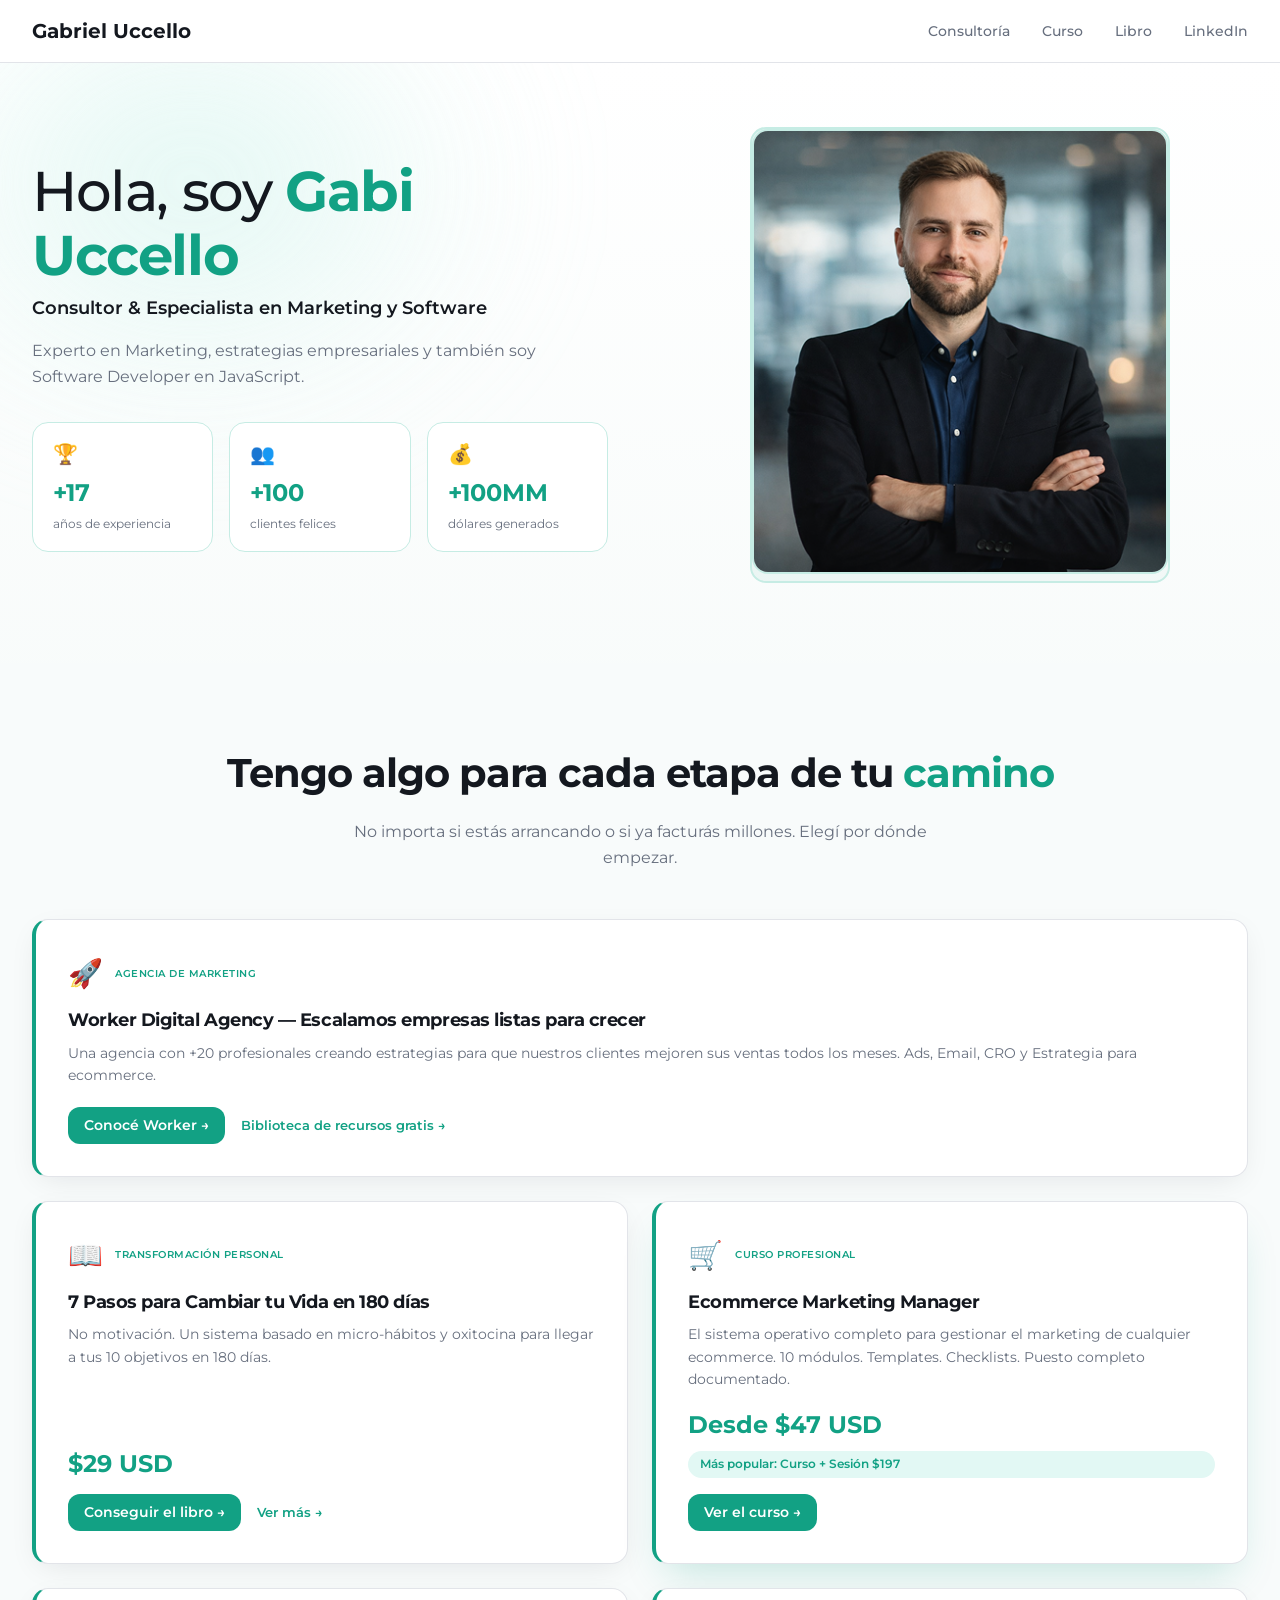
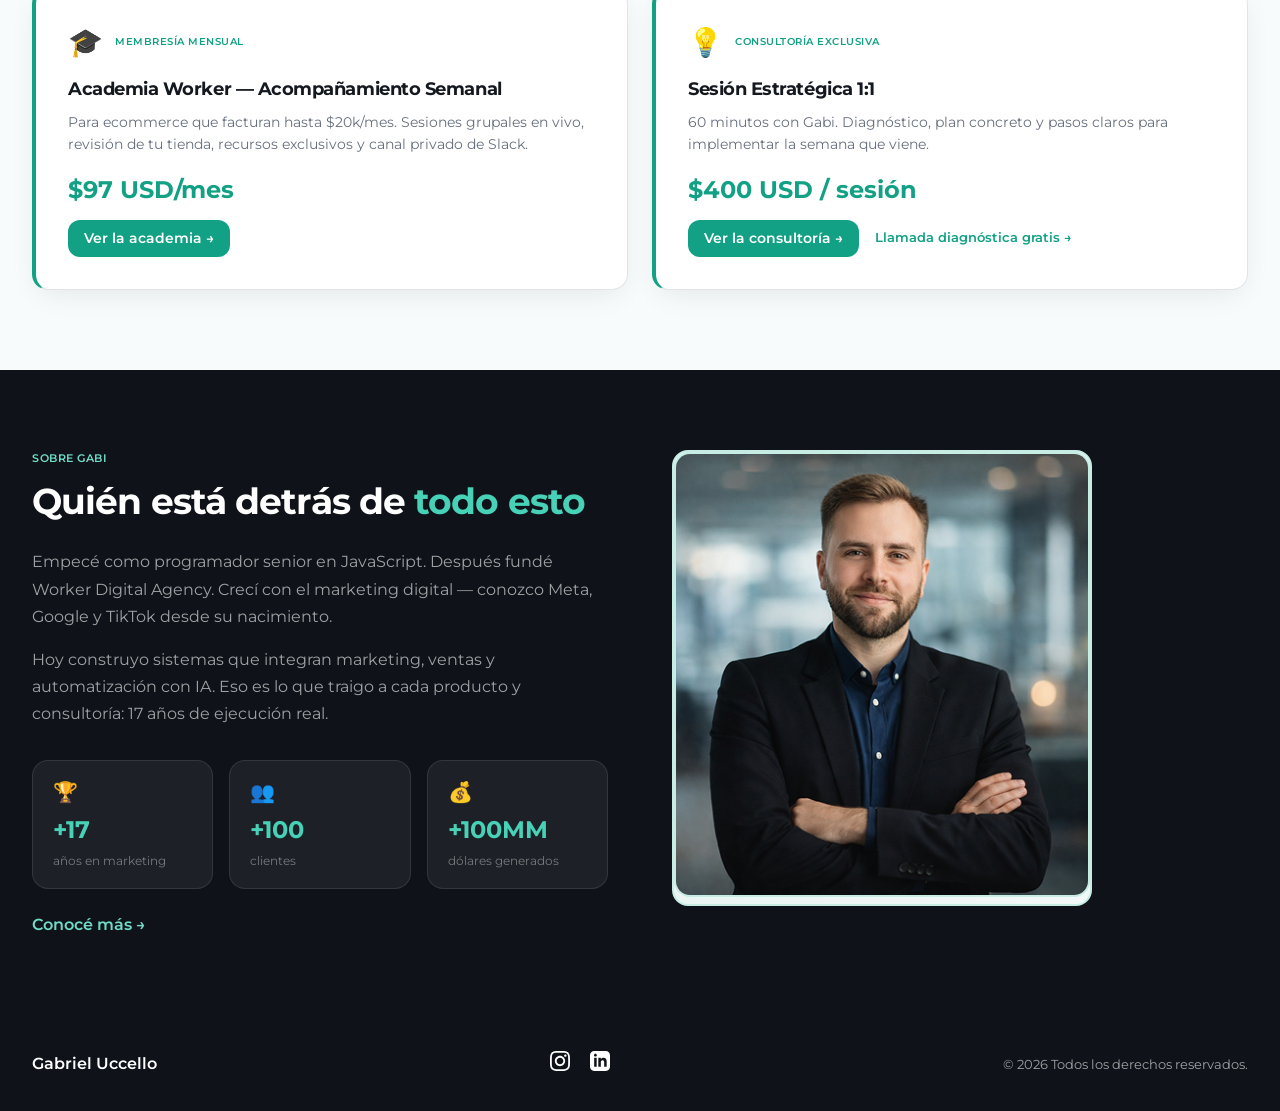
<file: index.html>
<!doctype html>
<html lang="es">
  <head>
    <meta charset="UTF-8" />
    <meta name="viewport" content="width=device-width, initial-scale=1.0" />
    <title>Gabriel Uccello</title>
    <meta
      name="description"
      content="Gabriel Uccello - Marketing y Software todo en uno"
    />
    <link rel="stylesheet" href="styles.css" />
    <link rel="preconnect" href="https://fonts.googleapis.com" />
    <link rel="preconnect" href="https://fonts.gstatic.com" crossorigin />
    <link
      href="https://fonts.googleapis.com/css2?family=Montserrat:wght@400;500;600;700&display=swap"
      rel="stylesheet"
    />
  </head>
  <body>
    <!-- Header / Nav -->
    <header class="header">
      <div class="container header-content">
        <a href="index.html" class="logo">Gabriel Uccello</a>
        <nav class="nav-links">
          <a href="consultoria.html">Consultoría</a>
          <a href="curso.html">Curso</a>
          <a href="libro.html">Libro</a>
          <a href="https://www.linkedin.com/in/gabrieluccello/" target="_blank" rel="noopener">LinkedIn</a>
        </nav>
      </div>
    </header>

    <!-- Hero Section -->
    <section class="hero">
      <div class="hero-blur-shape"></div>
      <div class="container hero-grid">
        <div class="hero-text">
          <h1>
            <span class="hero-h1-semi">Hola, soy </span
            ><span class="hero-h1-bold">Gabi Uccello</span>
          </h1>
          <p class="hero-subtitle">
            Consultor & Especialista en Marketing y Software
          </p>
          <p class="hero-desc">
            Experto en Marketing, estrategias empresariales y también soy
            Software Developer en JavaScript.
          </p>
          <div class="stats-row">
            <div class="stat-card">
              <span class="stat-icon">🏆</span>
              <span class="stat-number">+17</span>
              <span class="stat-label">años de experiencia</span>
            </div>
            <div class="stat-card">
              <span class="stat-icon">👥</span>
              <span class="stat-number">+100</span>
              <span class="stat-label">clientes felices</span>
            </div>
            <div class="stat-card">
              <span class="stat-icon">💰</span>
              <span class="stat-number">+100MM</span>
              <span class="stat-label">dólares generados</span>
            </div>
          </div>
        </div>
        <div class="hero-image-wrap">
          <div class="hero-image-placeholder">
            <img src="assets/gabi perfil.png" alt="Gabriel Uccello" />
          </div>
        </div>
      </div>
    </section>

    <!-- Elegí por dónde empezar -->
    <section class="services section-light">
      <div class="container">
        <h2>Tengo algo para cada etapa de tu <span class="text-primary">camino</span></h2>
        <p class="section-intro">
          No importa si estás arrancando o si ya facturás millones.
          Elegí por dónde empezar.
        </p>
        <div class="ecosystem-grid">
          <!-- Card 0 — Worker (full width) -->
          <article class="eco-card eco-card-full hover-lift">
            <div class="eco-card-header">
              <span class="eco-icon">🚀</span>
              <span class="eco-tag">AGENCIA DE MARKETING</span>
            </div>
            <h3>Worker Digital Agency — Escalamos empresas listas para crecer</h3>
            <p>
              Una agencia con +20 profesionales creando estrategias para que
              nuestros clientes mejoren sus ventas todos los meses. Ads, Email,
              CRO y Estrategia para ecommerce.
            </p>
            <div class="eco-actions">
              <a
                href="https://worker.ar"
                class="btn btn-primary btn-sm"
                target="_blank"
                rel="noopener"
                >Conocé Worker →</a
              >
              <a
                href="https://workerar.notion.site/Recursos-que-te-hacen-crecer-22609f3901e080b9a2b4f63532cd1044?pvs=74"
                class="link-cta eco-free-link"
                target="_blank"
                rel="noopener"
                >Biblioteca de recursos gratis →</a
              >
            </div>
          </article>

          <!-- Card 1 — Libro -->
          <article class="eco-card hover-lift">
            <div class="eco-card-header">
              <span class="eco-icon">📖</span>
              <span class="eco-tag">TRANSFORMACIÓN PERSONAL</span>
            </div>
            <h3>7 Pasos para Cambiar tu Vida en 180 días</h3>
            <p>
              No motivación. Un sistema basado en micro-hábitos y oxitocina
              para llegar a tus 10 objetivos en 180 días.
            </p>
            <div class="eco-price">$29 USD</div>
            <div class="eco-actions">
              <a href="https://libro.gabiuccello.com/venta" class="btn btn-primary btn-sm" target="_blank" rel="noopener">Conseguir el libro →</a>
              <a href="libro.html" class="link-cta eco-free-link">Ver más →</a>
            </div>
          </article>

          <!-- Card 2 — Curso -->
          <article class="eco-card eco-card-popular hover-lift">
            <div class="eco-card-header">
              <span class="eco-icon">🛒</span>
              <span class="eco-tag">CURSO PROFESIONAL</span>
            </div>
            <h3>Ecommerce Marketing Manager</h3>
            <p>
              El sistema operativo completo para gestionar el marketing de
              cualquier ecommerce. 10 módulos. Templates. Checklists. Puesto
              completo documentado.
            </p>
            <div class="eco-price">Desde $47 USD</div>
            <span class="eco-badge-popular">Más popular: Curso + Sesión $197</span>
            <div class="eco-actions">
              <a href="curso.html" class="btn btn-primary btn-sm">Ver el curso →</a>
            </div>
          </article>

          <!-- Card 3 — Academia -->
          <article class="eco-card hover-lift">
            <div class="eco-card-header">
              <span class="eco-icon">🎓</span>
              <span class="eco-tag">MEMBRESÍA MENSUAL</span>
            </div>
            <h3>Academia Worker — Acompañamiento Semanal</h3>
            <p>
              Para ecommerce que facturan hasta $20k/mes. Sesiones grupales en
              vivo, revisión de tu tienda, recursos exclusivos y canal privado
              de Slack.
            </p>
            <div class="eco-price">$97 USD/mes</div>
            <div class="eco-actions">
              <a
                href="https://academy.worker.ar"
                class="btn btn-primary btn-sm"
                target="_blank"
                rel="noopener"
                >Ver la academia →</a
              >
            </div>
          </article>

          <!-- Card 4 — Consultoría -->
          <article class="eco-card hover-lift">
            <div class="eco-card-header">
              <span class="eco-icon">💡</span>
              <span class="eco-tag">CONSULTORÍA EXCLUSIVA</span>
            </div>
            <h3>Sesión Estratégica 1:1</h3>
            <p>
              60 minutos con Gabi. Diagnóstico, plan concreto y pasos claros
              para implementar la semana que viene.
            </p>
            <div class="eco-price">$400 USD / sesión</div>
            <div class="eco-actions">
              <a href="consultoria.html" class="btn btn-primary btn-sm">Ver la consultoría →</a>
              <a
                href="https://calendar.app.google/Eo3YfiNsUt7Au1s8A"
                class="link-cta eco-free-link"
                target="_blank"
                rel="noopener"
                >Llamada diagnóstica gratis →</a
              >
            </div>
          </article>
        </div>
      </div>
    </section>


    <!-- Sobre Gabi -->
    <section class="about-consult">
      <div class="container">
        <div class="about-grid-consult">
          <div class="about-text-consult">
            <span class="service-tag" style="color: hsl(168, 60%, 65%)">SOBRE GABI</span>
            <h2>
              Quién está detrás de
              <span class="text-primary">todo esto</span>
            </h2>
            <p>
              Empecé como programador senior en JavaScript. Después fundé
              Worker Digital Agency. Crecí con el marketing digital — conozco
              Meta, Google y TikTok desde su nacimiento.
            </p>
            <p>
              Hoy construyo sistemas que integran marketing, ventas y
              automatización con IA. Eso es lo que traigo a cada producto y
              consultoría: 17 años de ejecución real.
            </p>
            <div class="stats-row" style="margin-top: 2rem">
              <div class="stat-card">
                <span class="stat-icon">🏆</span>
                <span class="stat-number">+17</span>
                <span class="stat-label">años en marketing</span>
              </div>
              <div class="stat-card">
                <span class="stat-icon">👥</span>
                <span class="stat-number">+100</span>
                <span class="stat-label">clientes</span>
              </div>
              <div class="stat-card">
                <span class="stat-icon">💰</span>
                <span class="stat-number">+100MM</span>
                <span class="stat-label">dólares generados</span>
              </div>
            </div>
            <a href="consultoria.html" class="link-cta" style="display: inline-block; margin-top: 1.5rem; color: hsl(168, 60%, 65%)">Conocé más →</a>
          </div>
          <div class="hero-image-wrap" style="justify-content: flex-start">
            <div class="hero-image-placeholder">
              <img src="assets/gabi perfil.png" alt="Gabriel Uccello" />
            </div>
          </div>
        </div>
      </div>
    </section>

    <!-- Footer -->
    <footer class="footer footer-dark">
      <div class="container footer-content">
        <span class="footer-name">Gabriel Uccello</span>
        <div class="footer-social">
          <a
            href="https://www.instagram.com/gabiuccello/"
            target="_blank"
            rel="noopener"
            aria-label="Instagram"
          >
            <svg width="20" height="20" viewBox="0 0 24 24" fill="currentColor">
              <path
                d="M12 2.163c3.204 0 3.584.012 4.85.07 3.252.148 4.771 1.691 4.919 4.919.058 1.265.069 1.645.069 4.849 0 3.205-.012 3.584-.069 4.849-.149 3.225-1.664 4.771-4.919 4.919-1.266.058-1.644.07-4.85.07-3.204 0-3.584-.012-4.849-.07-3.26-.149-4.771-1.699-4.919-4.92-.058-1.265-.07-1.644-.07-4.849 0-3.204.013-3.583.07-4.849.149-3.227 1.664-4.771 4.919-4.919 1.266-.057 1.645-.069 4.849-.069zm0-2.163c-3.259 0-3.667.014-4.947.072-4.358.2-6.78 2.618-6.98 6.98-.059 1.281-.073 1.689-.073 4.948 0 3.259.014 3.668.072 4.948.2 4.358 2.618 6.78 6.98 6.98 1.281.058 1.689.072 4.948.072 3.259 0 3.668-.014 4.948-.072 4.354-.2 6.782-2.618 6.979-6.98.059-1.28.073-1.689.073-4.948 0-3.259-.014-3.667-.072-4.947-.196-4.354-2.617-6.78-6.979-6.98-1.281-.059-1.69-.073-4.949-.073zm0 5.838c-3.403 0-6.162 2.759-6.162 6.162s2.759 6.163 6.162 6.163 6.162-2.759 6.162-6.163c0-3.403-2.759-6.162-6.162-6.162zm0 10.162c-2.209 0-4-1.79-4-4 0-2.209 1.791-4 4-4s4 1.791 4 4c0 2.21-1.791 4-4 4zm6.406-11.845c-.796 0-1.441.645-1.441 1.44s.645 1.44 1.441 1.44c.795 0 1.439-.645 1.439-1.44s-.644-1.44-1.439-1.44z"
              />
            </svg>
          </a>
          <a
            href="https://www.linkedin.com/in/gabrieluccello/"
            target="_blank"
            rel="noopener"
            aria-label="LinkedIn"
          >
            <svg width="20" height="20" viewBox="0 0 24 24" fill="currentColor">
              <path
                d="M19 0h-14c-2.761 0-5 2.239-5 5v14c0 2.761 2.239 5 5 5h14c2.762 0 5-2.239 5-5v-14c0-2.761-2.238-5-5-5zm-11 19h-3v-11h3v11zm-1.5-12.268c-.966 0-1.75-.79-1.75-1.764s.784-1.764 1.75-1.764 1.75.79 1.75 1.764-.783 1.764-1.75 1.764zm13.5 12.268h-3v-5.604c0-3.368-4-3.113-4 0v5.604h-3v-11h3v1.765c1.396-2.586 7-2.777 7 2.476v6.759z"
              />
            </svg>
          </a>
        </div>
        <p class="footer-copy">© 2026 Todos los derechos reservados.</p>
      </div>
    </footer>
  </body>
</html>
</file>
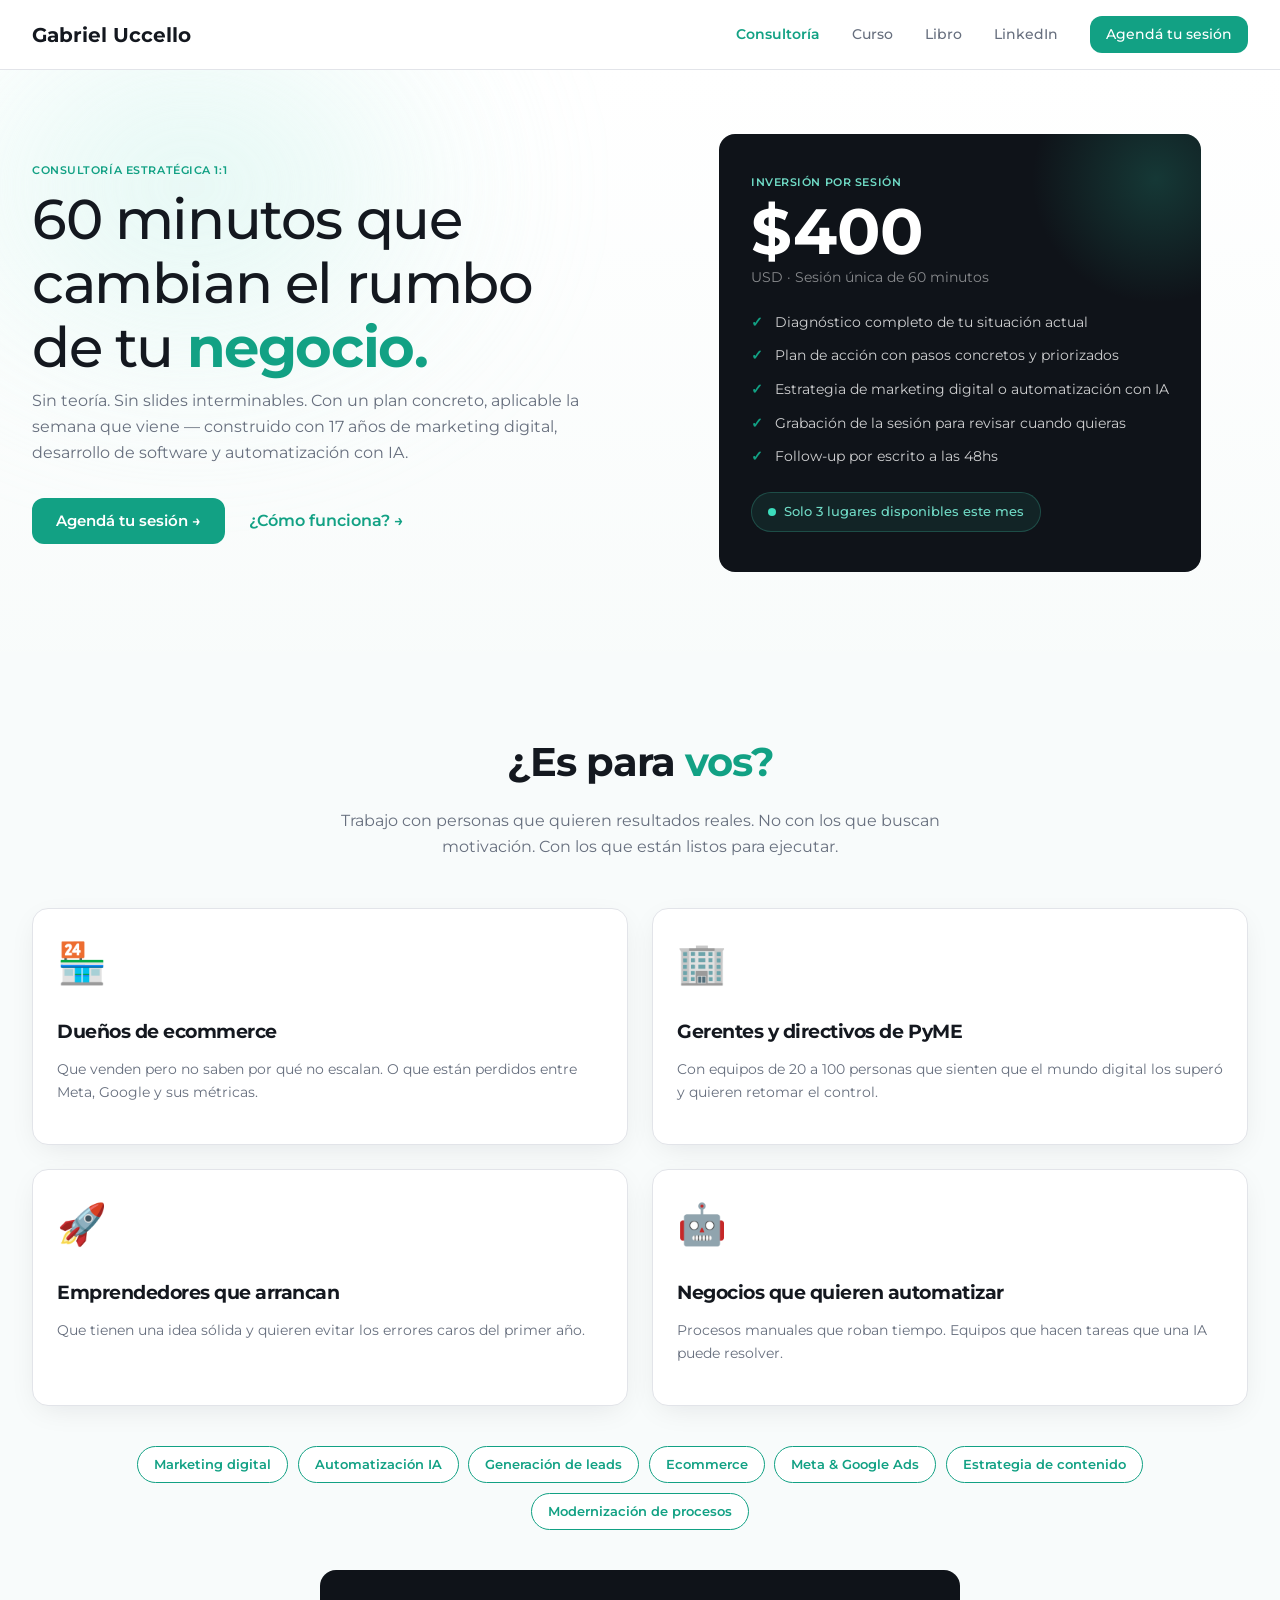
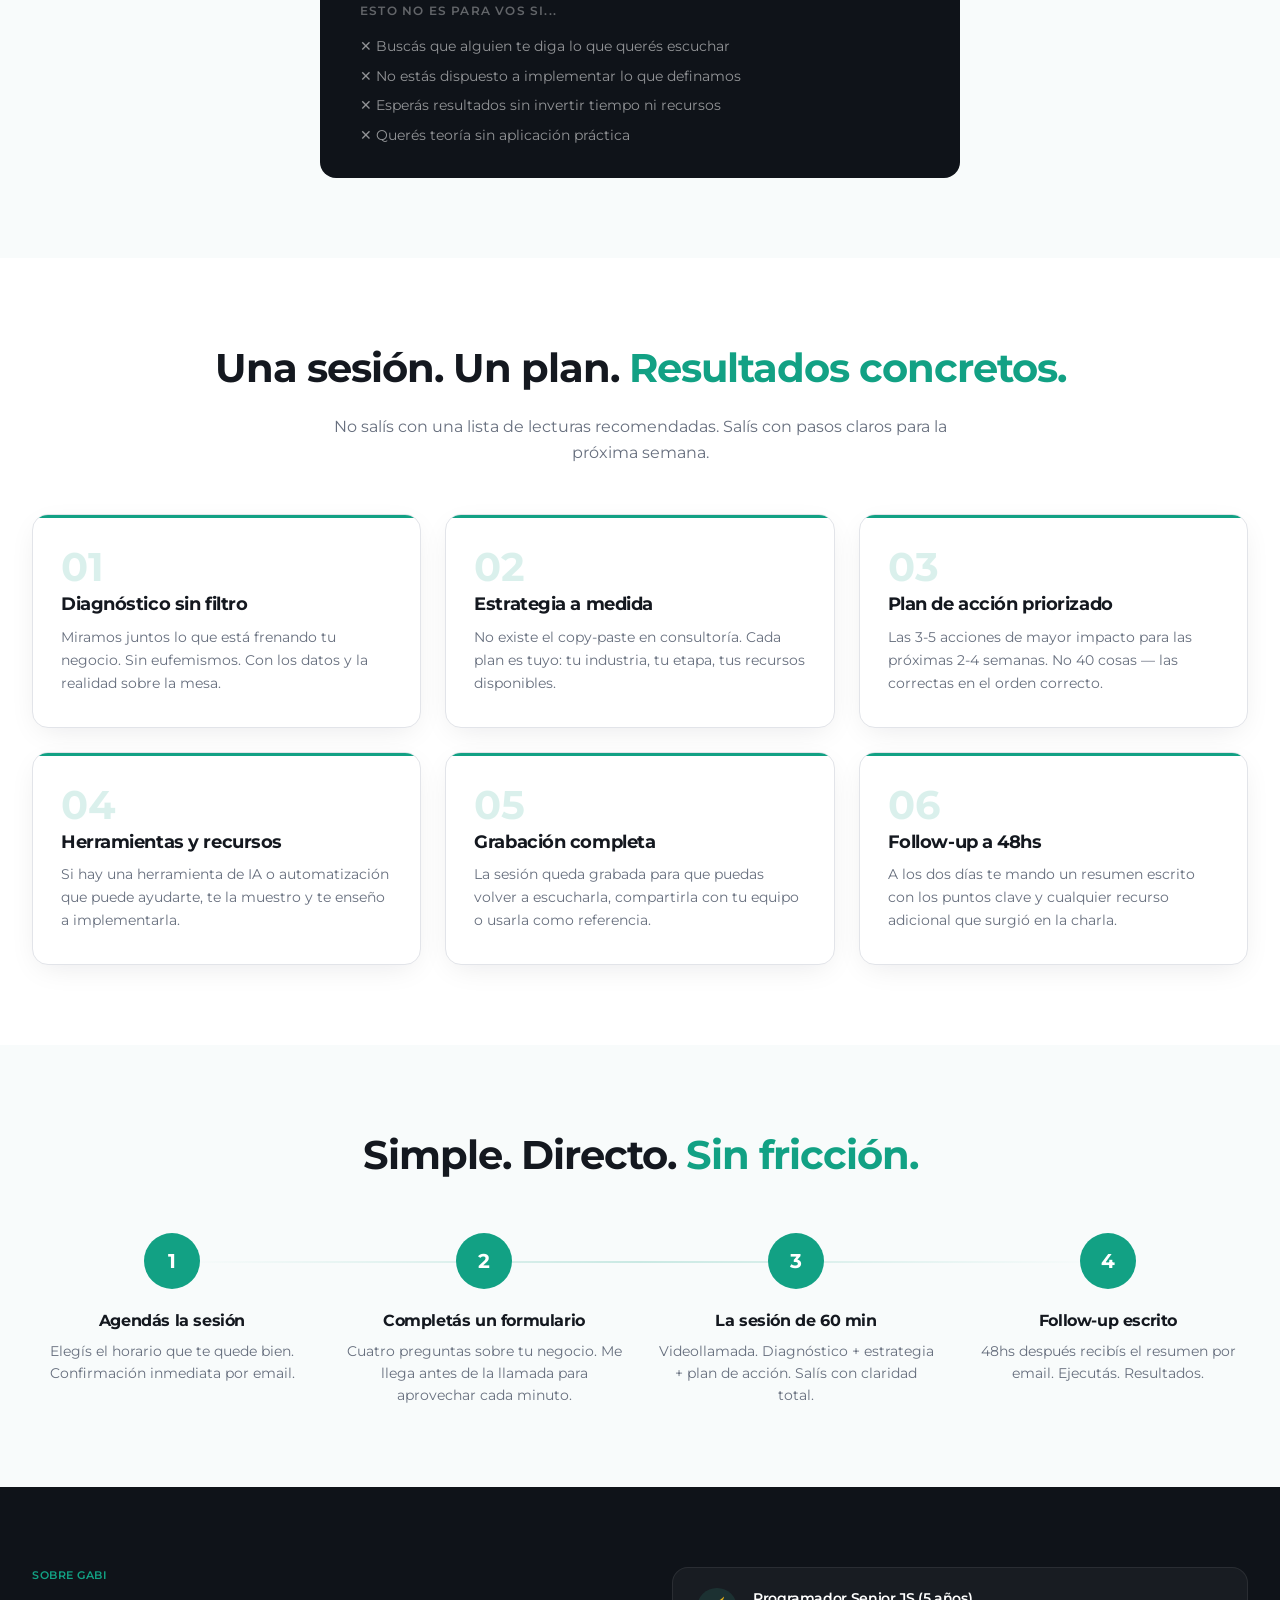
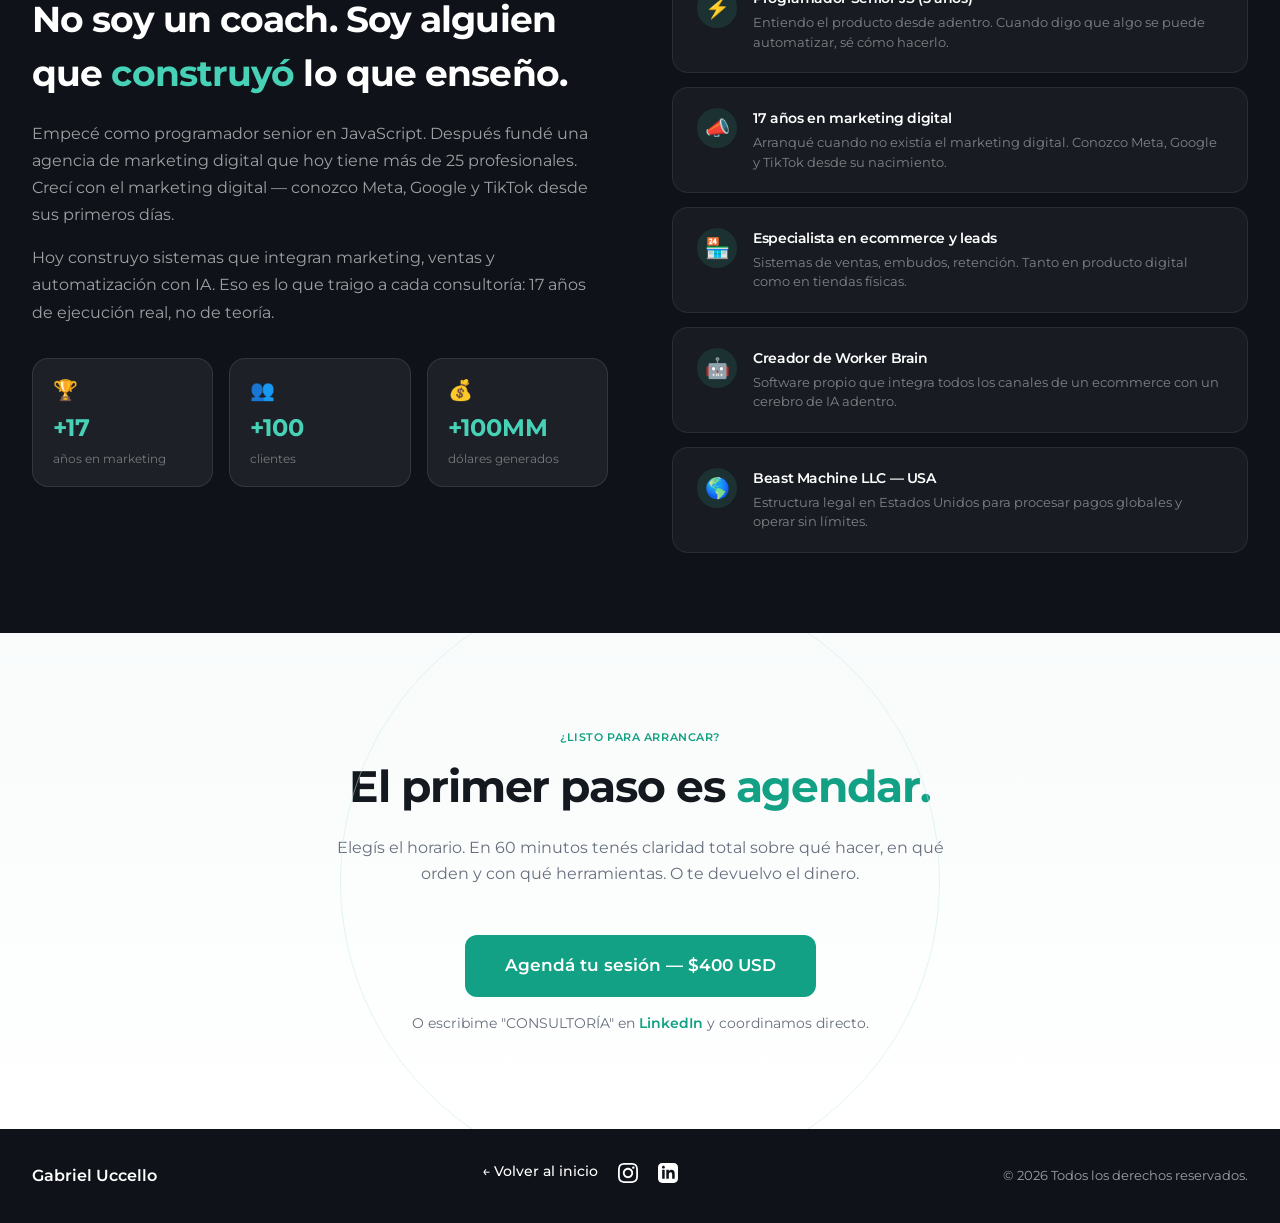
<file: consultoria.html>
<!doctype html>
<html lang="es">
  <head>
    <meta charset="UTF-8" />
    <meta name="viewport" content="width=device-width, initial-scale=1.0" />
    <title>Consultoría 1:1 — Gabriel Uccello</title>
    <meta
      name="description"
      content="Consultoría estratégica 1:1 con Gabriel Uccello. 60 minutos de diagnóstico, estrategia y plan de acción para tu negocio."
    />
    <link rel="stylesheet" href="styles.css" />
    <link rel="preconnect" href="https://fonts.googleapis.com" />
    <link rel="preconnect" href="https://fonts.gstatic.com" crossorigin />
    <link
      href="https://fonts.googleapis.com/css2?family=Montserrat:wght@400;500;600;700&display=swap"
      rel="stylesheet"
    />
  </head>
  <body>
    <!-- Nav -->
    <header class="header">
      <div class="container header-content">
        <a href="index.html" class="logo">Gabriel Uccello</a>
        <nav class="nav-links">
          <a href="consultoria.html" class="nav-active">Consultoría</a>
          <a href="curso.html">Curso</a>
          <a href="libro.html">Libro</a>
          <a href="https://www.linkedin.com/in/gabrieluccello/" target="_blank" rel="noopener">LinkedIn</a>
          <a href="#agendar" class="btn btn-primary btn-sm">Agendá tu sesión</a>
        </nav>
      </div>
    </header>

    <!-- Hero Section -->
    <section class="hero consultoría-hero">
      <div class="hero-blur-shape"></div>
      <div class="container hero-grid">
        <div class="hero-text">
          <span class="service-tag">CONSULTORÍA ESTRATÉGICA 1:1</span>
          <h1>
            <span class="hero-h1-semi">60 minutos que cambian el rumbo de tu </span
            ><span class="hero-h1-bold">negocio.</span>
          </h1>
          <p class="hero-desc">
            Sin teoría. Sin slides interminables. Con un plan concreto, aplicable
            la semana que viene — construido con 17 años de marketing digital,
            desarrollo de software y automatización con IA.
          </p>
          <div class="hero-actions-consult">
            <a
              href="#agendar"
              class="btn btn-primary"
              >Agendá tu sesión →</a
            >
            <a href="#proceso" class="link-cta">¿Cómo funciona? →</a>
          </div>
        </div>
        <div class="hero-image-wrap">
          <div class="price-card-consult">
            <span class="service-tag">INVERSIÓN POR SESIÓN</span>
            <div class="price-amount-consult">$400</div>
            <p class="price-sub-consult">USD · Sesión única de 60 minutos</p>
            <ul class="price-includes-consult">
              <li>Diagnóstico completo de tu situación actual</li>
              <li>Plan de acción con pasos concretos y priorizados</li>
              <li>Estrategia de marketing digital o automatización con IA</li>
              <li>Grabación de la sesión para revisar cuando quieras</li>
              <li>Follow-up por escrito a las 48hs</li>
            </ul>
            <div class="spots-badge-consult">
              <span class="spots-dot-consult"></span>
              <span>Solo 3 lugares disponibles este mes</span>
            </div>
          </div>
        </div>
      </div>
    </section>

    <!-- Para quién -->
    <section id="para-quien" class="services section-light">
      <div class="container">
        <h2>¿Es para <span class="text-primary">vos?</span></h2>
        <p class="section-intro">
          Trabajo con personas que quieren resultados reales. No con los que
          buscan motivación. Con los que están listos para ejecutar.
        </p>
        <div class="services-grid-bottom">
          <article class="service-card hover-lift">
            <div class="service-icon">🏪</div>
            <div class="service-card-body">
              <h3>Dueños de ecommerce</h3>
              <p>
                Que venden pero no saben por qué no escalan. O que están
                perdidos entre Meta, Google y sus métricas.
              </p>
            </div>
          </article>
          <article class="service-card hover-lift">
            <div class="service-icon">🏢</div>
            <div class="service-card-body">
              <h3>Gerentes y directivos de PyME</h3>
              <p>
                Con equipos de 20 a 100 personas que sienten que el mundo
                digital los superó y quieren retomar el control.
              </p>
            </div>
          </article>
          <article class="service-card hover-lift">
            <div class="service-icon">🚀</div>
            <div class="service-card-body">
              <h3>Emprendedores que arrancan</h3>
              <p>
                Que tienen una idea sólida y quieren evitar los errores caros
                del primer año.
              </p>
            </div>
          </article>
          <article class="service-card hover-lift">
            <div class="service-icon">🤖</div>
            <div class="service-card-body">
              <h3>Negocios que quieren automatizar</h3>
              <p>
                Procesos manuales que roban tiempo. Equipos que hacen tareas que
                una IA puede resolver.
              </p>
            </div>
          </article>
        </div>

        <!-- Temas de conversación -->
        <div class="topics-grid-consult">
          <span class="topic-chip">Marketing digital</span>
          <span class="topic-chip">Automatización IA</span>
          <span class="topic-chip">Generación de leads</span>
          <span class="topic-chip">Ecommerce</span>
          <span class="topic-chip">Meta & Google Ads</span>
          <span class="topic-chip">Estrategia de contenido</span>
          <span class="topic-chip">Modernización de procesos</span>
        </div>

        <!-- No es para vos -->
        <div class="not-for-consult">
          <h3>Esto NO es para vos si...</h3>
          <div class="not-for-list">
            <p>✕ Buscás que alguien te diga lo que querés escuchar</p>
            <p>✕ No estás dispuesto a implementar lo que definamos</p>
            <p>✕ Esperás resultados sin invertir tiempo ni recursos</p>
            <p>✕ Querés teoría sin aplicación práctica</p>
          </div>
        </div>
      </div>
    </section>

    <!-- Qué obtenés -->
    <section class="services">
      <div class="container">
        <h2>Una sesión. Un plan. <span class="text-primary">Resultados concretos.</span></h2>
        <p class="section-intro">
          No salís con una lista de lecturas recomendadas. Salís con pasos
          claros para la próxima semana.
        </p>
        <div class="what-grid-consult">
          <article class="what-card-consult hover-lift">
            <span class="what-number-consult">01</span>
            <h3>Diagnóstico sin filtro</h3>
            <p>
              Miramos juntos lo que está frenando tu negocio. Sin eufemismos.
              Con los datos y la realidad sobre la mesa.
            </p>
          </article>
          <article class="what-card-consult hover-lift">
            <span class="what-number-consult">02</span>
            <h3>Estrategia a medida</h3>
            <p>
              No existe el copy-paste en consultoría. Cada plan es tuyo: tu
              industria, tu etapa, tus recursos disponibles.
            </p>
          </article>
          <article class="what-card-consult hover-lift">
            <span class="what-number-consult">03</span>
            <h3>Plan de acción priorizado</h3>
            <p>
              Las 3-5 acciones de mayor impacto para las próximas 2-4 semanas.
              No 40 cosas — las correctas en el orden correcto.
            </p>
          </article>
          <article class="what-card-consult hover-lift">
            <span class="what-number-consult">04</span>
            <h3>Herramientas y recursos</h3>
            <p>
              Si hay una herramienta de IA o automatización que puede ayudarte,
              te la muestro y te enseño a implementarla.
            </p>
          </article>
          <article class="what-card-consult hover-lift">
            <span class="what-number-consult">05</span>
            <h3>Grabación completa</h3>
            <p>
              La sesión queda grabada para que puedas volver a escucharla,
              compartirla con tu equipo o usarla como referencia.
            </p>
          </article>
          <article class="what-card-consult hover-lift">
            <span class="what-number-consult">06</span>
            <h3>Follow-up a 48hs</h3>
            <p>
              A los dos días te mando un resumen escrito con los puntos clave y
              cualquier recurso adicional que surgió en la charla.
            </p>
          </article>
        </div>
      </div>
    </section>

    <!-- Proceso -->
    <section id="proceso" class="services section-light">
      <div class="container">
        <h2 style="text-align: center">
          Simple. Directo. <span class="text-primary">Sin fricción.</span>
        </h2>
        <div class="process-grid-consult">
          <div class="process-step-consult">
            <div class="step-num-consult">1</div>
            <h3>Agendás la sesión</h3>
            <p>
              Elegís el horario que te quede bien. Confirmación inmediata por
              email.
            </p>
          </div>
          <div class="process-step-consult">
            <div class="step-num-consult">2</div>
            <h3>Completás un formulario</h3>
            <p>
              Cuatro preguntas sobre tu negocio. Me llega antes de la llamada
              para aprovechar cada minuto.
            </p>
          </div>
          <div class="process-step-consult">
            <div class="step-num-consult">3</div>
            <h3>La sesión de 60 min</h3>
            <p>
              Videollamada. Diagnóstico + estrategia + plan de acción. Salís
              con claridad total.
            </p>
          </div>
          <div class="process-step-consult">
            <div class="step-num-consult">4</div>
            <h3>Follow-up escrito</h3>
            <p>
              48hs después recibís el resumen por email. Ejecutás. Resultados.
            </p>
          </div>
        </div>
      </div>
    </section>

    <!-- Sobre mí -->
    <section class="about-consult">
      <div class="container">
        <div class="about-grid-consult">
          <div class="about-text-consult">
            <span class="service-tag" style="color: var(--primary)">SOBRE GABI</span>
            <h2>
              No soy un coach. Soy alguien que
              <span class="text-primary">construyó</span> lo que enseño.
            </h2>
            <p>
              Empecé como programador senior en JavaScript. Después fundé una
              agencia de marketing digital que hoy tiene más de 25
              profesionales. Crecí con el marketing digital — conozco Meta,
              Google y TikTok desde sus primeros días.
            </p>
            <p>
              Hoy construyo sistemas que integran marketing, ventas y
              automatización con IA. Eso es lo que traigo a cada consultoría:
              17 años de ejecución real, no de teoría.
            </p>
            <div class="stats-row" style="margin-top: 2rem">
              <div class="stat-card">
                <span class="stat-icon">🏆</span>
                <span class="stat-number">+17</span>
                <span class="stat-label">años en marketing</span>
              </div>
              <div class="stat-card">
                <span class="stat-icon">👥</span>
                <span class="stat-number">+100</span>
                <span class="stat-label">clientes</span>
              </div>
              <div class="stat-card">
                <span class="stat-icon">💰</span>
                <span class="stat-number">+100MM</span>
                <span class="stat-label">dólares generados</span>
              </div>
            </div>
          </div>
          <div class="credentials-consult">
            <div class="credential-card-consult">
              <span class="credential-icon">⚡</span>
              <div>
                <h4>Programador Senior JS (5 años)</h4>
                <p>
                  Entiendo el producto desde adentro. Cuando digo que algo se
                  puede automatizar, sé cómo hacerlo.
                </p>
              </div>
            </div>
            <div class="credential-card-consult">
              <span class="credential-icon">📣</span>
              <div>
                <h4>17 años en marketing digital</h4>
                <p>
                  Arranqué cuando no existía el marketing digital. Conozco
                  Meta, Google y TikTok desde su nacimiento.
                </p>
              </div>
            </div>
            <div class="credential-card-consult">
              <span class="credential-icon">🏪</span>
              <div>
                <h4>Especialista en ecommerce y leads</h4>
                <p>
                  Sistemas de ventas, embudos, retención. Tanto en producto
                  digital como en tiendas físicas.
                </p>
              </div>
            </div>
            <div class="credential-card-consult">
              <span class="credential-icon">🤖</span>
              <div>
                <h4>Creador de Worker Brain</h4>
                <p>
                  Software propio que integra todos los canales de un ecommerce
                  con un cerebro de IA adentro.
                </p>
              </div>
            </div>
            <div class="credential-card-consult">
              <span class="credential-icon">🌎</span>
              <div>
                <h4>Beast Machine LLC — USA</h4>
                <p>
                  Estructura legal en Estados Unidos para procesar pagos
                  globales y operar sin límites.
                </p>
              </div>
            </div>
          </div>
        </div>
      </div>
    </section>

    <!-- CTA Final -->
    <section id="agendar" class="cta-consult">
      <div class="container" style="text-align: center">
        <span class="service-tag">¿LISTO PARA ARRANCAR?</span>
        <h2>
          El primer paso es
          <span class="text-primary">agendar.</span>
        </h2>
        <p class="section-intro">
          Elegís el horario. En 60 minutos tenés claridad total sobre qué
          hacer, en qué orden y con qué herramientas. O te devuelvo el dinero.
        </p>
        <a
          href="https://calendar.app.google/6g43nsYDCjM9Kmn87"
          class="btn btn-primary btn-lg-consult"
          target="_blank"
          rel="noopener"
          >Agendá tu sesión — $400 USD</a
        >
        <p class="cta-note-consult">
          O escribime "CONSULTORÍA" en
          <a
            href="https://www.linkedin.com/in/gabrieluccello/"
            target="_blank"
            rel="noopener"
            >LinkedIn</a
          >
          y coordinamos directo.
        </p>
      </div>
    </section>

    <!-- Footer -->
    <footer class="footer footer-dark">
      <div class="container footer-content">
        <span class="footer-name">Gabriel Uccello</span>
        <div class="footer-social">
          <a
            href="index.html"
            aria-label="Inicio"
            style="font-size: 0.875rem; font-weight: 500"
            >← Volver al inicio</a
          >
          <a
            href="https://www.instagram.com/gabiuccello/"
            target="_blank"
            rel="noopener"
            aria-label="Instagram"
          >
            <svg width="20" height="20" viewBox="0 0 24 24" fill="currentColor">
              <path
                d="M12 2.163c3.204 0 3.584.012 4.85.07 3.252.148 4.771 1.691 4.919 4.919.058 1.265.069 1.645.069 4.849 0 3.205-.012 3.584-.069 4.849-.149 3.225-1.664 4.771-4.919 4.919-1.266.058-1.644.07-4.85.07-3.204 0-3.584-.012-4.849-.07-3.26-.149-4.771-1.699-4.919-4.92-.058-1.265-.07-1.644-.07-4.849 0-3.204.013-3.583.07-4.849.149-3.227 1.664-4.771 4.919-4.919 1.266-.057 1.645-.069 4.849-.069zm0-2.163c-3.259 0-3.667.014-4.947.072-4.358.2-6.78 2.618-6.98 6.98-.059 1.281-.073 1.689-.073 4.948 0 3.259.014 3.668.072 4.948.2 4.358 2.618 6.78 6.98 6.98 1.281.058 1.689.072 4.948.072 3.259 0 3.668-.014 4.948-.072 4.354-.2 6.782-2.618 6.979-6.98.059-1.28.073-1.689.073-4.948 0-3.259-.014-3.667-.072-4.947-.196-4.354-2.617-6.78-6.979-6.98-1.281-.059-1.69-.073-4.949-.073zm0 5.838c-3.403 0-6.162 2.759-6.162 6.162s2.759 6.163 6.162 6.163 6.162-2.759 6.162-6.163c0-3.403-2.759-6.162-6.162-6.162zm0 10.162c-2.209 0-4-1.79-4-4 0-2.209 1.791-4 4-4s4 1.791 4 4c0 2.21-1.791 4-4 4zm6.406-11.845c-.796 0-1.441.645-1.441 1.44s.645 1.44 1.441 1.44c.795 0 1.439-.645 1.439-1.44s-.644-1.44-1.439-1.44z"
              />
            </svg>
          </a>
          <a
            href="https://www.linkedin.com/in/gabrieluccello/"
            target="_blank"
            rel="noopener"
            aria-label="LinkedIn"
          >
            <svg width="20" height="20" viewBox="0 0 24 24" fill="currentColor">
              <path
                d="M19 0h-14c-2.761 0-5 2.239-5 5v14c0 2.761 2.239 5 5 5h14c2.762 0 5-2.239 5-5v-14c0-2.761-2.238-5-5-5zm-11 19h-3v-11h3v11zm-1.5-12.268c-.966 0-1.75-.79-1.75-1.764s.784-1.764 1.75-1.764 1.75.79 1.75 1.764-.783 1.764-1.75 1.764zm13.5 12.268h-3v-5.604c0-3.368-4-3.113-4 0v5.604h-3v-11h3v1.765c1.396-2.586 7-2.777 7 2.476v6.759z"
              />
            </svg>
          </a>
        </div>
        <p class="footer-copy">© 2026 Todos los derechos reservados.</p>
      </div>
    </footer>
  </body>
</html>
</file>
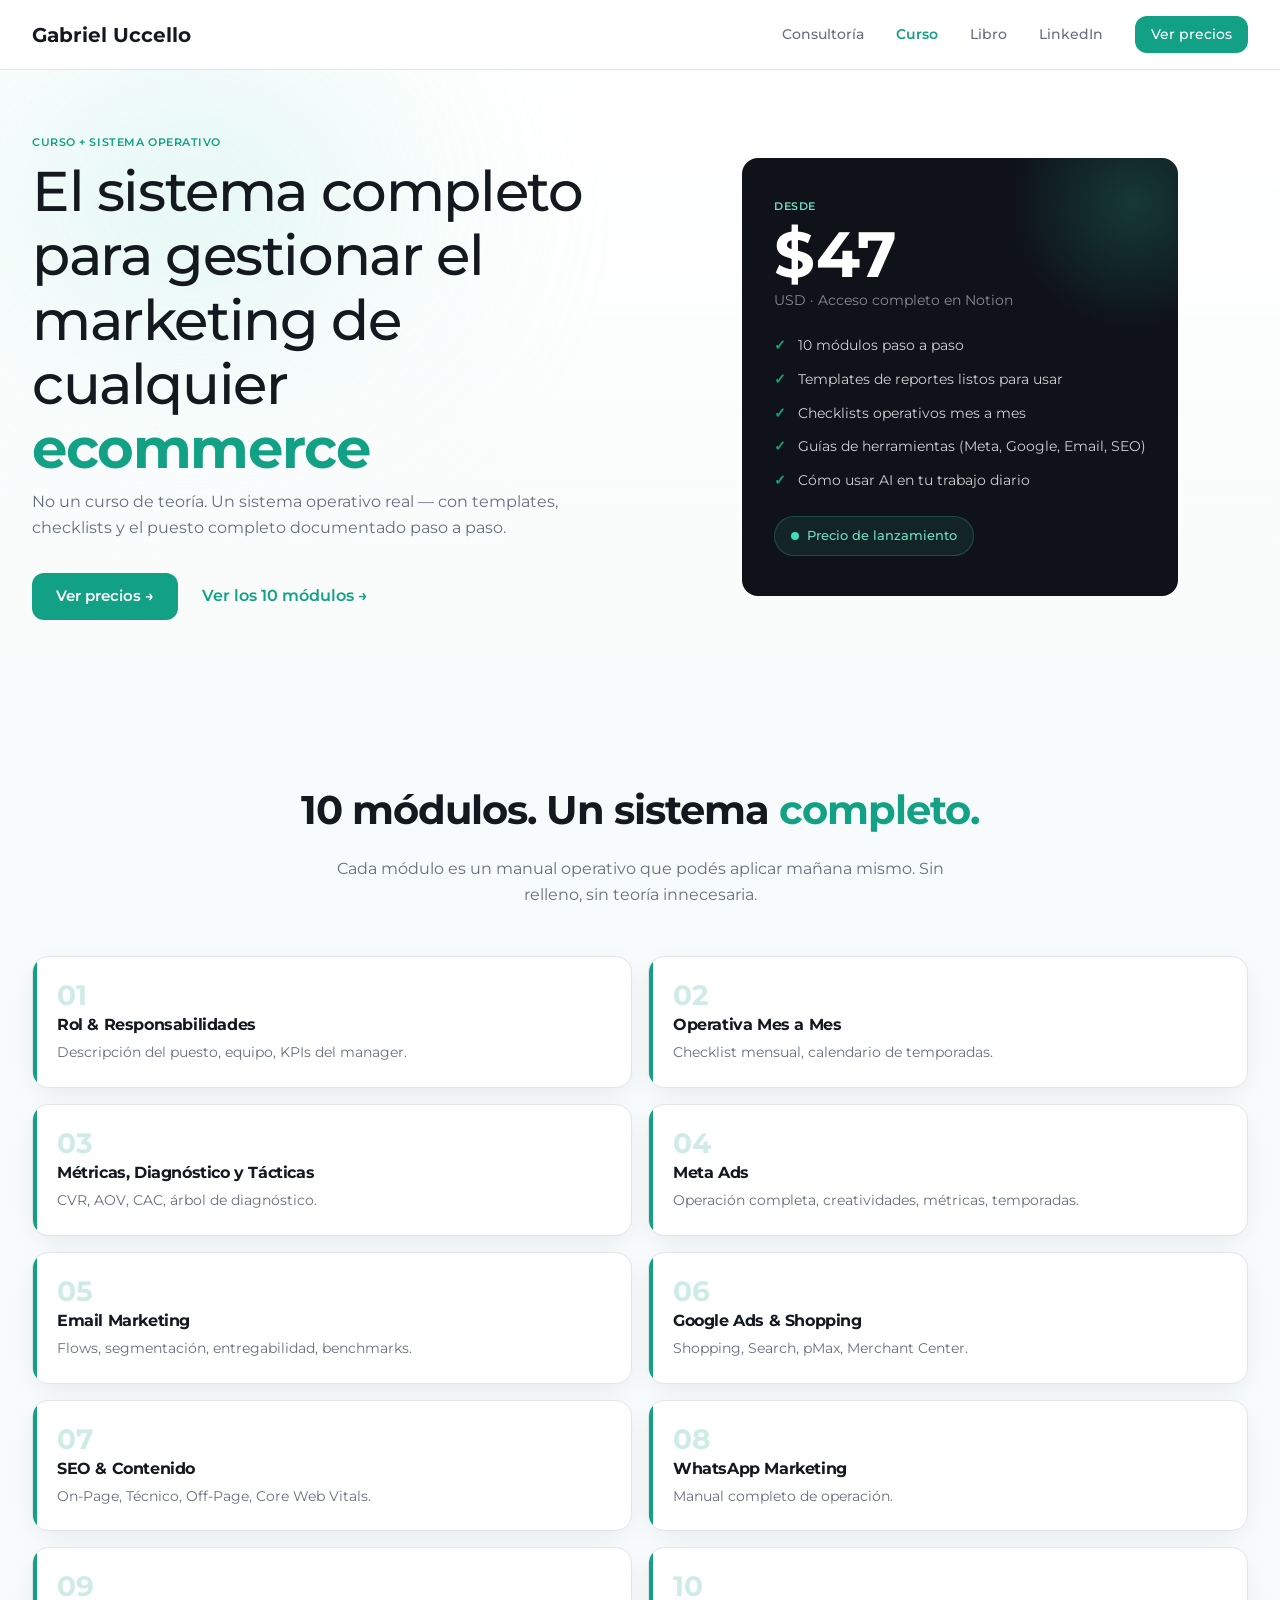
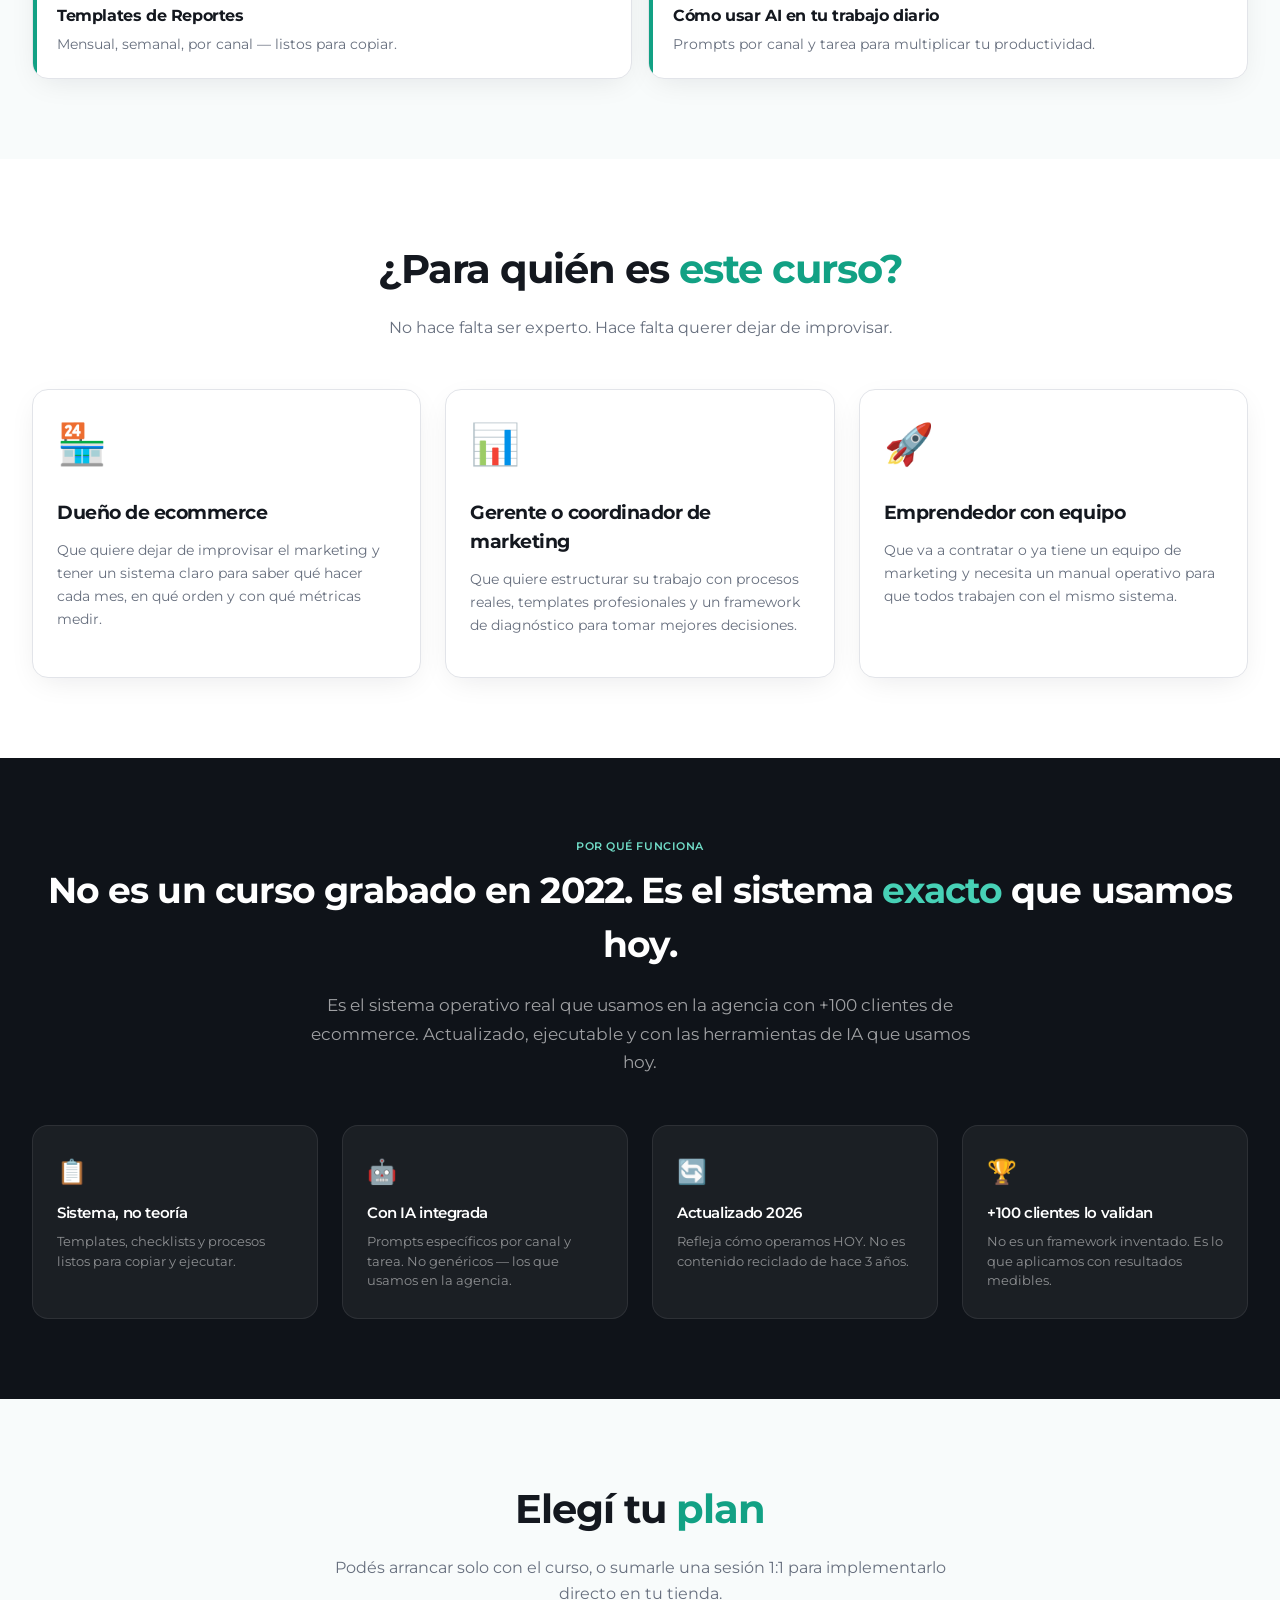
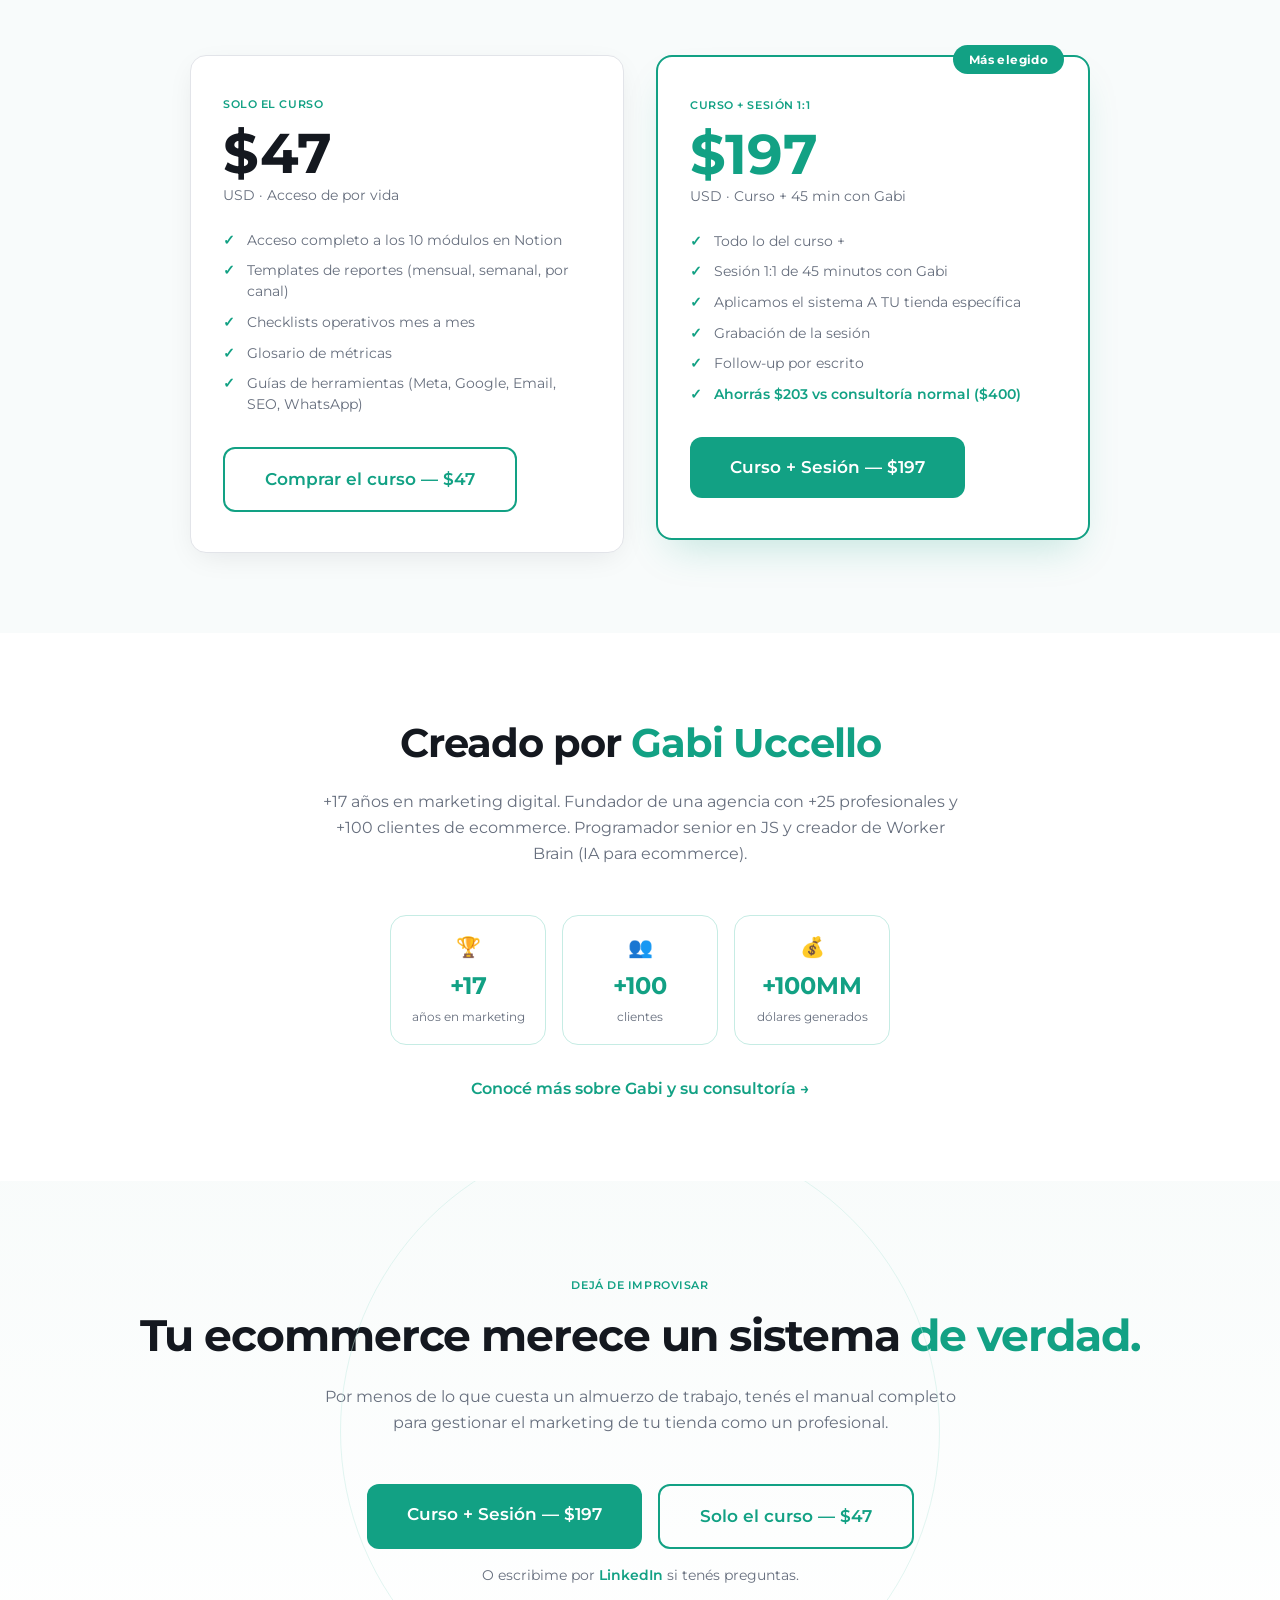
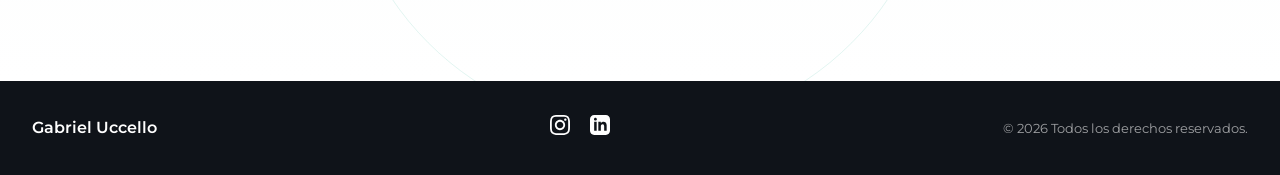
<file: curso.html>
<!doctype html>
<html lang="es">
  <head>
    <meta charset="UTF-8" />
    <meta name="viewport" content="width=device-width, initial-scale=1.0" />
    <title>Ecommerce Marketing Manager — Gabi Uccello</title>
    <meta
      name="description"
      content="El sistema completo para gestionar el marketing de cualquier ecommerce. 10 módulos, templates, checklists y sesión 1:1 opcional."
    />
    <link rel="stylesheet" href="styles.css" />
    <link rel="preconnect" href="https://fonts.googleapis.com" />
    <link rel="preconnect" href="https://fonts.gstatic.com" crossorigin />
    <link
      href="https://fonts.googleapis.com/css2?family=Montserrat:wght@400;500;600;700&display=swap"
      rel="stylesheet"
    />
  </head>
  <body>
    <!-- Nav -->
    <header class="header">
      <div class="container header-content">
        <a href="index.html" class="logo">Gabriel Uccello</a>
        <nav class="nav-links">
          <a href="consultoria.html">Consultoría</a>
          <a href="curso.html" class="nav-active">Curso</a>
          <a href="libro.html">Libro</a>
          <a href="https://www.linkedin.com/in/gabrieluccello/" target="_blank" rel="noopener">LinkedIn</a>
          <a href="#precios" class="btn btn-primary btn-sm">Ver precios</a>
        </nav>
      </div>
    </header>

    <!-- Hero -->
    <section class="hero">
      <div class="hero-blur-shape"></div>
      <div class="container hero-grid">
        <div class="hero-text">
          <span class="service-tag">CURSO + SISTEMA OPERATIVO</span>
          <h1>
            <span class="hero-h1-semi">El sistema completo para gestionar el marketing de cualquier </span
            ><span class="hero-h1-bold">ecommerce</span>
          </h1>
          <p class="hero-desc">
            No un curso de teoría. Un sistema operativo real — con templates,
            checklists y el puesto completo documentado paso a paso.
          </p>
          <div class="hero-actions-consult">
            <a href="#precios" class="btn btn-primary">Ver precios →</a>
            <a href="#modulos" class="link-cta">Ver los 10 módulos →</a>
          </div>
        </div>
        <div class="hero-image-wrap">
          <div class="price-card-consult">
            <span class="service-tag" style="color: hsl(168, 60%, 65%)">DESDE</span>
            <div class="price-amount-consult">$47</div>
            <p class="price-sub-consult">USD · Acceso completo en Notion</p>
            <ul class="price-includes-consult">
              <li>10 módulos paso a paso</li>
              <li>Templates de reportes listos para usar</li>
              <li>Checklists operativos mes a mes</li>
              <li>Guías de herramientas (Meta, Google, Email, SEO)</li>
              <li>Cómo usar AI en tu trabajo diario</li>
            </ul>
            <div class="spots-badge-consult">
              <span class="spots-dot-consult"></span>
              <span>Precio de lanzamiento</span>
            </div>
          </div>
        </div>
      </div>
    </section>

    <!-- 10 Módulos -->
    <section id="modulos" class="services section-light">
      <div class="container">
        <h2>10 módulos. Un sistema <span class="text-primary">completo.</span></h2>
        <p class="section-intro">
          Cada módulo es un manual operativo que podés aplicar mañana mismo.
          Sin relleno, sin teoría innecesaria.
        </p>
        <div class="modulos-grid">
          <article class="modulo-card hover-lift">
            <span class="modulo-num">01</span>
            <h3>Rol & Responsabilidades</h3>
            <p>Descripción del puesto, equipo, KPIs del manager.</p>
          </article>
          <article class="modulo-card hover-lift">
            <span class="modulo-num">02</span>
            <h3>Operativa Mes a Mes</h3>
            <p>Checklist mensual, calendario de temporadas.</p>
          </article>
          <article class="modulo-card hover-lift">
            <span class="modulo-num">03</span>
            <h3>Métricas, Diagnóstico y Tácticas</h3>
            <p>CVR, AOV, CAC, árbol de diagnóstico.</p>
          </article>
          <article class="modulo-card hover-lift">
            <span class="modulo-num">04</span>
            <h3>Meta Ads</h3>
            <p>Operación completa, creatividades, métricas, temporadas.</p>
          </article>
          <article class="modulo-card hover-lift">
            <span class="modulo-num">05</span>
            <h3>Email Marketing</h3>
            <p>Flows, segmentación, entregabilidad, benchmarks.</p>
          </article>
          <article class="modulo-card hover-lift">
            <span class="modulo-num">06</span>
            <h3>Google Ads & Shopping</h3>
            <p>Shopping, Search, pMax, Merchant Center.</p>
          </article>
          <article class="modulo-card hover-lift">
            <span class="modulo-num">07</span>
            <h3>SEO & Contenido</h3>
            <p>On-Page, Técnico, Off-Page, Core Web Vitals.</p>
          </article>
          <article class="modulo-card hover-lift">
            <span class="modulo-num">08</span>
            <h3>WhatsApp Marketing</h3>
            <p>Manual completo de operación.</p>
          </article>
          <article class="modulo-card hover-lift">
            <span class="modulo-num">09</span>
            <h3>Templates de Reportes</h3>
            <p>Mensual, semanal, por canal — listos para copiar.</p>
          </article>
          <article class="modulo-card hover-lift">
            <span class="modulo-num">10</span>
            <h3>Cómo usar AI en tu trabajo diario</h3>
            <p>Prompts por canal y tarea para multiplicar tu productividad.</p>
          </article>
        </div>
      </div>
    </section>

    <!-- Para quién -->
    <section class="services">
      <div class="container">
        <h2>¿Para quién es <span class="text-primary">este curso?</span></h2>
        <p class="section-intro">
          No hace falta ser experto. Hace falta querer dejar de improvisar.
        </p>
        <div class="curso-perfiles-grid">
          <article class="service-card hover-lift">
            <div class="service-icon">🏪</div>
            <div class="service-card-body">
              <h3>Dueño de ecommerce</h3>
              <p>
                Que quiere dejar de improvisar el marketing y tener un sistema
                claro para saber qué hacer cada mes, en qué orden y con qué
                métricas medir.
              </p>
            </div>
          </article>
          <article class="service-card hover-lift">
            <div class="service-icon">📊</div>
            <div class="service-card-body">
              <h3>Gerente o coordinador de marketing</h3>
              <p>
                Que quiere estructurar su trabajo con procesos reales,
                templates profesionales y un framework de diagnóstico para
                tomar mejores decisiones.
              </p>
            </div>
          </article>
          <article class="service-card hover-lift">
            <div class="service-icon">🚀</div>
            <div class="service-card-body">
              <h3>Emprendedor con equipo</h3>
              <p>
                Que va a contratar o ya tiene un equipo de marketing y necesita
                un manual operativo para que todos trabajen con el mismo
                sistema.
              </p>
            </div>
          </article>
        </div>
      </div>
    </section>

    <!-- Por qué funciona -->
    <section class="about-consult">
      <div class="container" style="text-align: center">
        <span class="service-tag" style="color: hsl(168, 60%, 65%)">POR QUÉ FUNCIONA</span>
        <h2 style="color: white; font-size: clamp(1.75rem, 3.5vw, 2.25rem); margin-bottom: 1.25rem">
          No es un curso grabado en 2022. Es el sistema
          <span style="color: hsl(168, 60%, 55%)">exacto</span> que usamos hoy.
        </h2>
        <p style="color: rgba(255,255,255,0.6); max-width: 680px; margin: 0 auto 3rem; line-height: 1.7; font-size: 1.05rem">
          Es el sistema operativo real que usamos en la agencia con +100
          clientes de ecommerce. Actualizado, ejecutable y con las herramientas
          de IA que usamos hoy.
        </p>
        <div class="diferencial-grid">
          <div class="diferencial-card">
            <span class="diferencial-icon">📋</span>
            <h4>Sistema, no teoría</h4>
            <p>Templates, checklists y procesos listos para copiar y ejecutar.</p>
          </div>
          <div class="diferencial-card">
            <span class="diferencial-icon">🤖</span>
            <h4>Con IA integrada</h4>
            <p>Prompts específicos por canal y tarea. No genéricos — los que usamos en la agencia.</p>
          </div>
          <div class="diferencial-card">
            <span class="diferencial-icon">🔄</span>
            <h4>Actualizado 2026</h4>
            <p>Refleja cómo operamos HOY. No es contenido reciclado de hace 3 años.</p>
          </div>
          <div class="diferencial-card">
            <span class="diferencial-icon">🏆</span>
            <h4>+100 clientes lo validan</h4>
            <p>No es un framework inventado. Es lo que aplicamos con resultados medibles.</p>
          </div>
        </div>
      </div>
    </section>

    <!-- Precios -->
    <section id="precios" class="services section-light">
      <div class="container">
        <h2>Elegí tu <span class="text-primary">plan</span></h2>
        <p class="section-intro">
          Podés arrancar solo con el curso, o sumarle una sesión 1:1 para
          implementarlo directo en tu tienda.
        </p>
        <div class="pricing-grid">
          <!-- Opción A -->
          <div class="pricing-card hover-lift">
            <span class="service-tag">SOLO EL CURSO</span>
            <div class="pricing-price">$47</div>
            <p class="pricing-sub">USD · Acceso de por vida</p>
            <ul class="pricing-features">
              <li>Acceso completo a los 10 módulos en Notion</li>
              <li>Templates de reportes (mensual, semanal, por canal)</li>
              <li>Checklists operativos mes a mes</li>
              <li>Glosario de métricas</li>
              <li>Guías de herramientas (Meta, Google, Email, SEO, WhatsApp)</li>
            </ul>
            <a
              href="https://calendar.app.google/Eo3YfiNsUt7Au1s8A"
              class="btn btn-outline-curso"
              target="_blank"
              rel="noopener"
              >Comprar el curso — $47</a
            >
          </div>

          <!-- Opción B -->
          <div class="pricing-card pricing-card-featured hover-lift">
            <span class="pricing-badge-popular">Más elegido</span>
            <span class="service-tag" style="color: var(--primary)">CURSO + SESIÓN 1:1</span>
            <div class="pricing-price">$197</div>
            <p class="pricing-sub">USD · Curso + 45 min con Gabi</p>
            <ul class="pricing-features">
              <li>Todo lo del curso +</li>
              <li>Sesión 1:1 de 45 minutos con Gabi</li>
              <li>Aplicamos el sistema A TU tienda específica</li>
              <li>Grabación de la sesión</li>
              <li>Follow-up por escrito</li>
              <li class="pricing-savings">Ahorrás $203 vs consultoría normal ($400)</li>
            </ul>
            <a
              href="https://calendar.app.google/Eo3YfiNsUt7Au1s8A"
              class="btn btn-primary btn-lg-consult"
              target="_blank"
              rel="noopener"
              >Curso + Sesión — $197</a
            >
          </div>
        </div>
      </div>
    </section>

    <!-- Sobre Gabi (breve) -->
    <section class="services">
      <div class="container" style="text-align: center">
        <h2>Creado por <span class="text-primary">Gabi Uccello</span></h2>
        <p class="section-intro">
          +17 años en marketing digital. Fundador de una agencia con +25
          profesionales y +100 clientes de ecommerce. Programador senior en JS
          y creador de Worker Brain (IA para ecommerce).
        </p>
        <div class="stats-row" style="max-width: 500px; margin: 0 auto 2rem">
          <div class="stat-card">
            <span class="stat-icon">🏆</span>
            <span class="stat-number">+17</span>
            <span class="stat-label">años en marketing</span>
          </div>
          <div class="stat-card">
            <span class="stat-icon">👥</span>
            <span class="stat-number">+100</span>
            <span class="stat-label">clientes</span>
          </div>
          <div class="stat-card">
            <span class="stat-icon">💰</span>
            <span class="stat-number">+100MM</span>
            <span class="stat-label">dólares generados</span>
          </div>
        </div>
        <a href="consultoria.html" class="link-cta">Conocé más sobre Gabi y su consultoría →</a>
      </div>
    </section>

    <!-- CTA Final -->
    <section class="cta-consult">
      <div class="container" style="text-align: center">
        <span class="service-tag">DEJÁ DE IMPROVISAR</span>
        <h2>
          Tu ecommerce merece un sistema
          <span class="text-primary">de verdad.</span>
        </h2>
        <p class="section-intro">
          Por menos de lo que cuesta un almuerzo de trabajo, tenés el manual
          completo para gestionar el marketing de tu tienda como un profesional.
        </p>
        <div style="display: flex; gap: 1rem; justify-content: center; flex-wrap: wrap">
          <a
            href="https://calendar.app.google/Eo3YfiNsUt7Au1s8A"
            class="btn btn-primary btn-lg-consult"
            target="_blank"
            rel="noopener"
            >Curso + Sesión — $197</a
          >
          <a
            href="https://calendar.app.google/Eo3YfiNsUt7Au1s8A"
            class="btn btn-outline-curso"
            target="_blank"
            rel="noopener"
            >Solo el curso — $47</a
          >
        </div>
        <p class="cta-note-consult">
          O escribime por
          <a
            href="https://www.linkedin.com/in/gabrieluccello/"
            target="_blank"
            rel="noopener"
            >LinkedIn</a
          >
          si tenés preguntas.
        </p>
      </div>
    </section>

    <!-- Footer -->
    <footer class="footer footer-dark">
      <div class="container footer-content">
        <span class="footer-name">Gabriel Uccello</span>
        <div class="footer-social">
          <a
            href="https://www.instagram.com/gabiuccello/"
            target="_blank"
            rel="noopener"
            aria-label="Instagram"
          >
            <svg width="20" height="20" viewBox="0 0 24 24" fill="currentColor">
              <path
                d="M12 2.163c3.204 0 3.584.012 4.85.07 3.252.148 4.771 1.691 4.919 4.919.058 1.265.069 1.645.069 4.849 0 3.205-.012 3.584-.069 4.849-.149 3.225-1.664 4.771-4.919 4.919-1.266.058-1.644.07-4.85.07-3.204 0-3.584-.012-4.849-.07-3.26-.149-4.771-1.699-4.919-4.92-.058-1.265-.07-1.644-.07-4.849 0-3.204.013-3.583.07-4.849.149-3.227 1.664-4.771 4.919-4.919 1.266-.057 1.645-.069 4.849-.069zm0-2.163c-3.259 0-3.667.014-4.947.072-4.358.2-6.78 2.618-6.98 6.98-.059 1.281-.073 1.689-.073 4.948 0 3.259.014 3.668.072 4.948.2 4.358 2.618 6.78 6.98 6.98 1.281.058 1.689.072 4.948.072 3.259 0 3.668-.014 4.948-.072 4.354-.2 6.782-2.618 6.979-6.98.059-1.28.073-1.689.073-4.948 0-3.259-.014-3.667-.072-4.947-.196-4.354-2.617-6.78-6.979-6.98-1.281-.059-1.69-.073-4.949-.073zm0 5.838c-3.403 0-6.162 2.759-6.162 6.162s2.759 6.163 6.162 6.163 6.162-2.759 6.162-6.163c0-3.403-2.759-6.162-6.162-6.162zm0 10.162c-2.209 0-4-1.79-4-4 0-2.209 1.791-4 4-4s4 1.791 4 4c0 2.21-1.791 4-4 4zm6.406-11.845c-.796 0-1.441.645-1.441 1.44s.645 1.44 1.441 1.44c.795 0 1.439-.645 1.439-1.44s-.644-1.44-1.439-1.44z"
              />
            </svg>
          </a>
          <a
            href="https://www.linkedin.com/in/gabrieluccello/"
            target="_blank"
            rel="noopener"
            aria-label="LinkedIn"
          >
            <svg width="20" height="20" viewBox="0 0 24 24" fill="currentColor">
              <path
                d="M19 0h-14c-2.761 0-5 2.239-5 5v14c0 2.761 2.239 5 5 5h14c2.762 0 5-2.239 5-5v-14c0-2.761-2.238-5-5-5zm-11 19h-3v-11h3v11zm-1.5-12.268c-.966 0-1.75-.79-1.75-1.764s.784-1.764 1.75-1.764 1.75.79 1.75 1.764-.783 1.764-1.75 1.764zm13.5 12.268h-3v-5.604c0-3.368-4-3.113-4 0v5.604h-3v-11h3v1.765c1.396-2.586 7-2.777 7 2.476v6.759z"
              />
            </svg>
          </a>
        </div>
        <p class="footer-copy">© 2026 Todos los derechos reservados.</p>
      </div>
    </footer>
  </body>
</html>
</file>
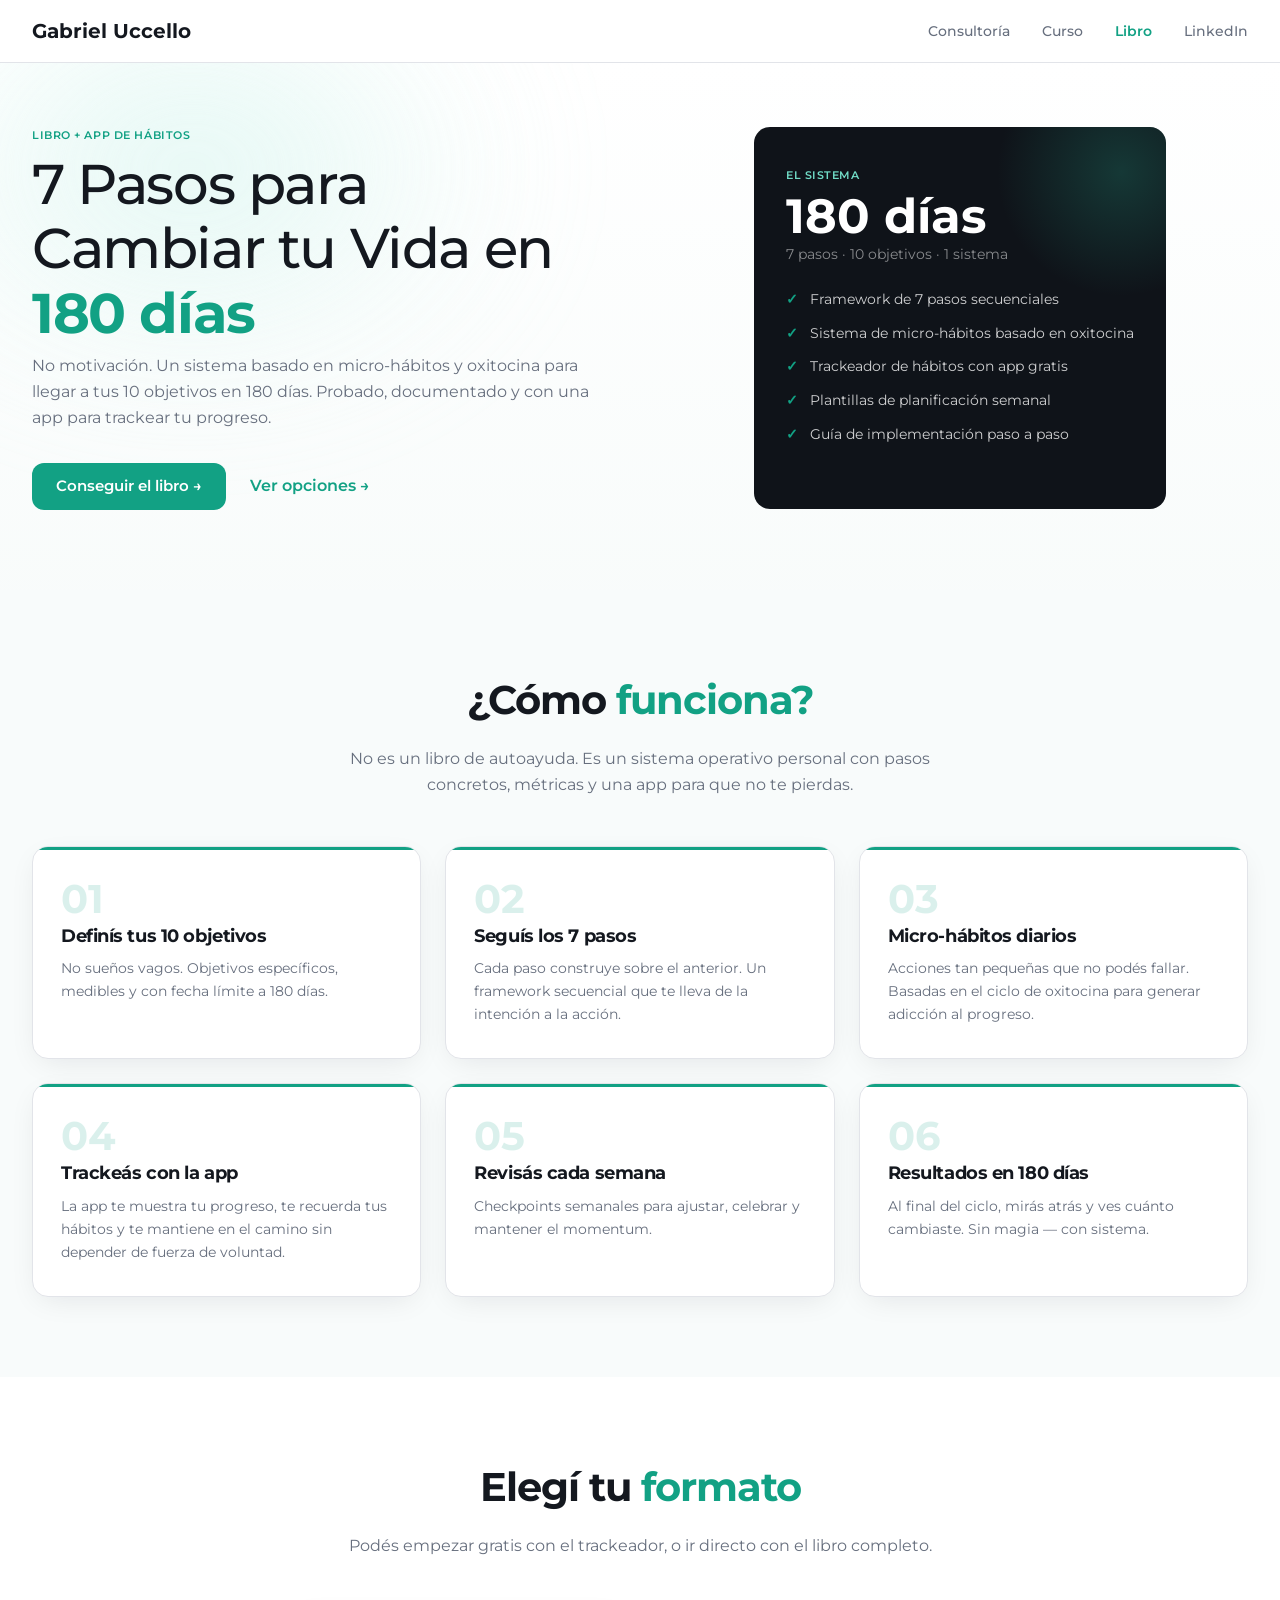
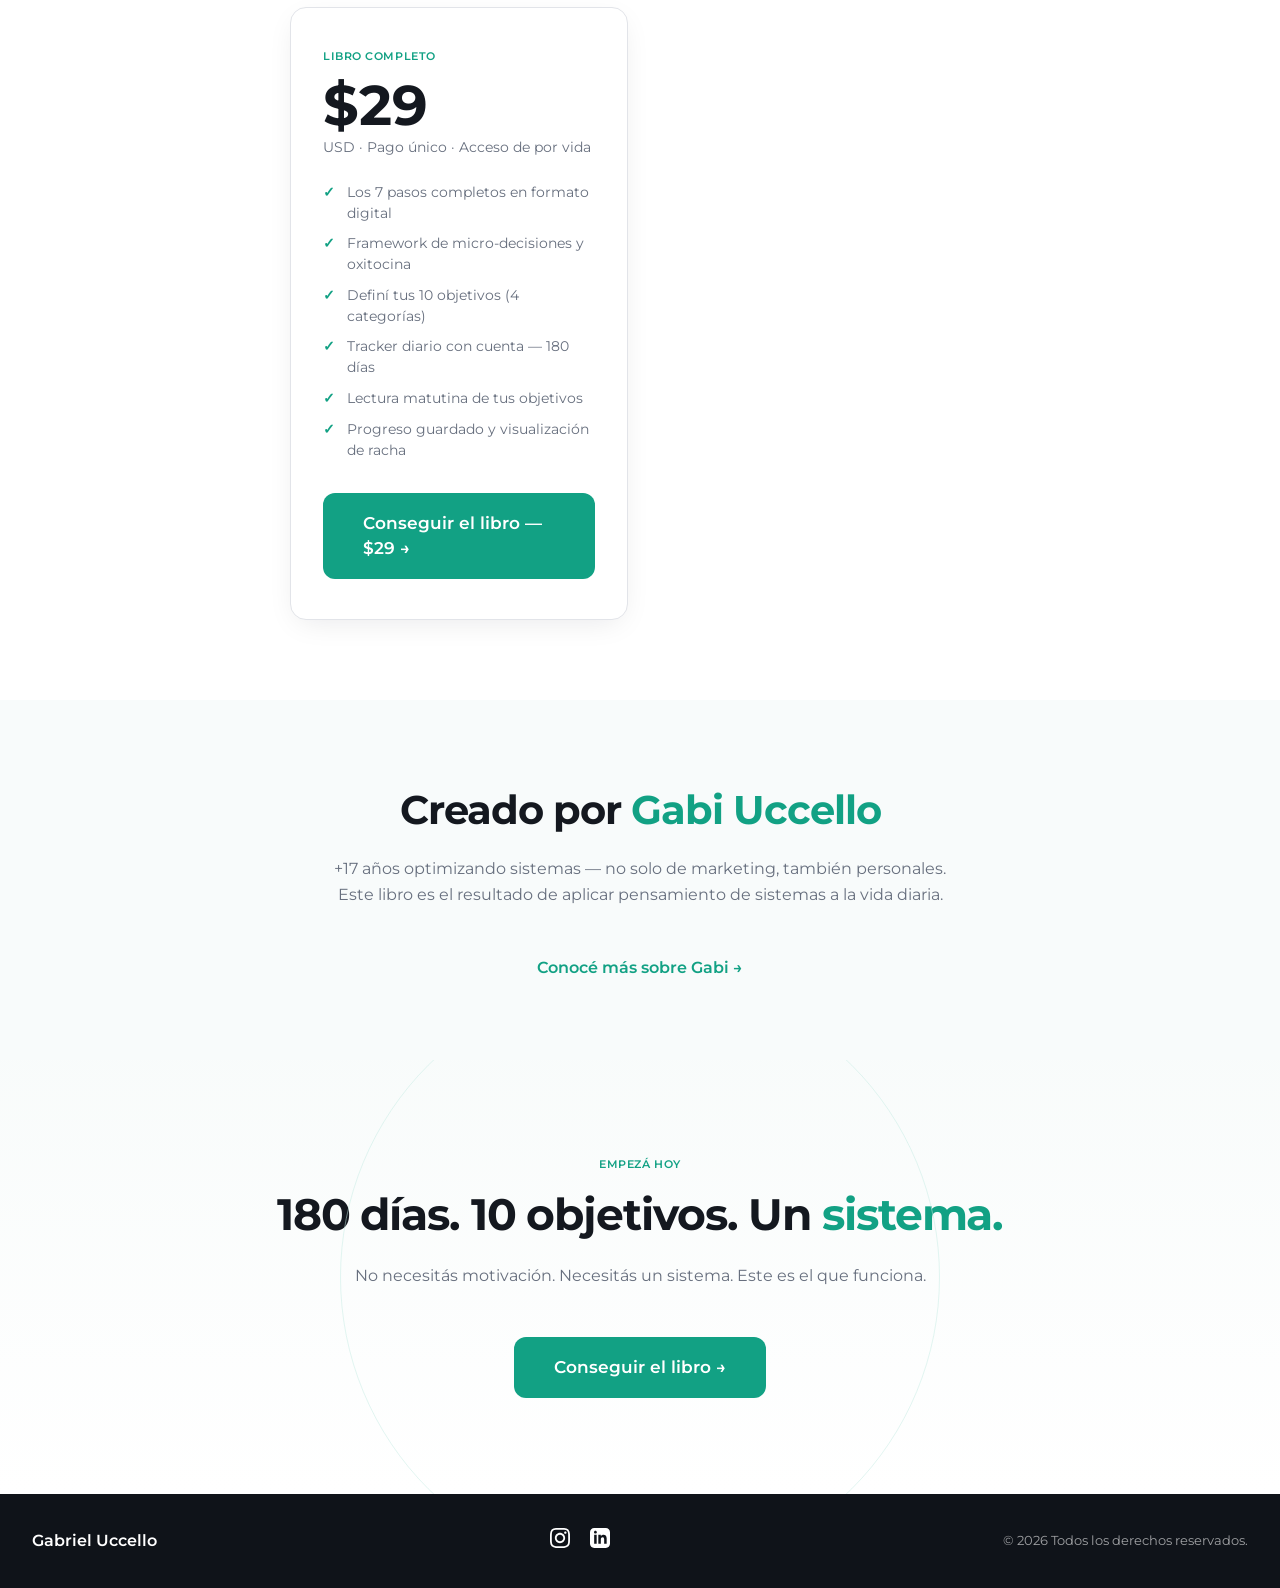
<file: libro.html>
<!doctype html>
<html lang="es">
  <head>
    <meta charset="UTF-8" />
    <meta name="viewport" content="width=device-width, initial-scale=1.0" />
    <title>7 Pasos para Cambiar tu Vida en 180 días — Gabi Uccello</title>
    <meta
      name="description"
      content="Un sistema basado en micro-hábitos y oxitocina para llegar a tus 10 objetivos en 180 días. Libro + App de hábitos por Gabi Uccello."
    />
    <link rel="stylesheet" href="styles.css" />
    <link rel="preconnect" href="https://fonts.googleapis.com" />
    <link rel="preconnect" href="https://fonts.gstatic.com" crossorigin />
    <link
      href="https://fonts.googleapis.com/css2?family=Montserrat:wght@400;500;600;700&display=swap"
      rel="stylesheet"
    />
  </head>
  <body>
    <!-- Nav -->
    <header class="header">
      <div class="container header-content">
        <a href="index.html" class="logo">Gabriel Uccello</a>
        <nav class="nav-links">
          <a href="consultoria.html">Consultoría</a>
          <a href="curso.html">Curso</a>
          <a href="libro.html" class="nav-active">Libro</a>
          <a href="https://www.linkedin.com/in/gabrieluccello/" target="_blank" rel="noopener">LinkedIn</a>
        </nav>
      </div>
    </header>

    <!-- Hero -->
    <section class="hero">
      <div class="hero-blur-shape"></div>
      <div class="container hero-grid">
        <div class="hero-text">
          <span class="service-tag">LIBRO + APP DE HÁBITOS</span>
          <h1>
            <span class="hero-h1-semi">7 Pasos para Cambiar tu Vida en </span
            ><span class="hero-h1-bold">180 días</span>
          </h1>
          <p class="hero-desc">
            No motivación. Un sistema basado en micro-hábitos y oxitocina para
            llegar a tus 10 objetivos en 180 días. Probado, documentado y con
            una app para trackear tu progreso.
          </p>
          <div class="hero-actions-consult">
            <a
              href="https://libro.gabiuccello.com/venta"
              class="btn btn-primary"
              target="_blank"
              rel="noopener"
              >Conseguir el libro →</a
            >
            <a href="#precios" class="link-cta">Ver opciones →</a>
          </div>
        </div>
        <div class="hero-image-wrap">
          <div class="price-card-consult">
            <span class="service-tag" style="color: hsl(168, 60%, 65%)">EL SISTEMA</span>
            <div class="price-amount-consult" style="font-size: 3rem">180 días</div>
            <p class="price-sub-consult">7 pasos · 10 objetivos · 1 sistema</p>
            <ul class="price-includes-consult">
              <li>Framework de 7 pasos secuenciales</li>
              <li>Sistema de micro-hábitos basado en oxitocina</li>
              <li>Trackeador de hábitos con app gratis</li>
              <li>Plantillas de planificación semanal</li>
              <li>Guía de implementación paso a paso</li>
            </ul>
          </div>
        </div>
      </div>
    </section>

    <!-- Cómo funciona -->
    <section class="services section-light">
      <div class="container">
        <h2>¿Cómo <span class="text-primary">funciona?</span></h2>
        <p class="section-intro">
          No es un libro de autoayuda. Es un sistema operativo personal con
          pasos concretos, métricas y una app para que no te pierdas.
        </p>
        <div class="what-grid-consult">
          <article class="what-card-consult hover-lift">
            <span class="what-number-consult">01</span>
            <h3>Definís tus 10 objetivos</h3>
            <p>
              No sueños vagos. Objetivos específicos, medibles y con fecha
              límite a 180 días.
            </p>
          </article>
          <article class="what-card-consult hover-lift">
            <span class="what-number-consult">02</span>
            <h3>Seguís los 7 pasos</h3>
            <p>
              Cada paso construye sobre el anterior. Un framework secuencial
              que te lleva de la intención a la acción.
            </p>
          </article>
          <article class="what-card-consult hover-lift">
            <span class="what-number-consult">03</span>
            <h3>Micro-hábitos diarios</h3>
            <p>
              Acciones tan pequeñas que no podés fallar. Basadas en el ciclo
              de oxitocina para generar adicción al progreso.
            </p>
          </article>
          <article class="what-card-consult hover-lift">
            <span class="what-number-consult">04</span>
            <h3>Trackeás con la app</h3>
            <p>
              La app te muestra tu progreso, te recuerda tus hábitos y te
              mantiene en el camino sin depender de fuerza de voluntad.
            </p>
          </article>
          <article class="what-card-consult hover-lift">
            <span class="what-number-consult">05</span>
            <h3>Revisás cada semana</h3>
            <p>
              Checkpoints semanales para ajustar, celebrar y mantener el
              momentum.
            </p>
          </article>
          <article class="what-card-consult hover-lift">
            <span class="what-number-consult">06</span>
            <h3>Resultados en 180 días</h3>
            <p>
              Al final del ciclo, mirás atrás y ves cuánto cambiaste. Sin
              magia — con sistema.
            </p>
          </article>
        </div>
      </div>
    </section>

    <!-- Precios -->
    <section id="precios" class="services">
      <div class="container">
        <h2>Elegí tu <span class="text-primary">formato</span></h2>
        <p class="section-intro">
          Podés empezar gratis con el trackeador, o ir directo con el libro
          completo.
        </p>
        <div class="libro-pricing-grid">
          <!-- Libro único -->
          <div class="pricing-card hover-lift" style="max-width: 420px; margin: 0 auto;">
            <span class="service-tag">LIBRO COMPLETO</span>
            <div class="pricing-price">$29</div>
            <p class="pricing-sub">USD · Pago único · Acceso de por vida</p>
            <ul class="pricing-features">
              <li>Los 7 pasos completos en formato digital</li>
              <li>Framework de micro-decisiones y oxitocina</li>
              <li>Definí tus 10 objetivos (4 categorías)</li>
              <li>Tracker diario con cuenta — 180 días</li>
              <li>Lectura matutina de tus objetivos</li>
              <li>Progreso guardado y visualización de racha</li>
            </ul>
            <a
              href="https://libro.gabiuccello.com/venta"
              class="btn btn-primary btn-lg-consult"
              target="_blank"
              rel="noopener"
              >Conseguir el libro — $29 →</a
            >
          </div>

        </div>
      </div>
    </section>

    <!-- Sobre Gabi breve -->
    <section class="services section-light">
      <div class="container" style="text-align: center">
        <h2>Creado por <span class="text-primary">Gabi Uccello</span></h2>
        <p class="section-intro">
          +17 años optimizando sistemas — no solo de marketing, también
          personales. Este libro es el resultado de aplicar pensamiento de
          sistemas a la vida diaria.
        </p>
        <a href="consultoria.html" class="link-cta">Conocé más sobre Gabi →</a>
      </div>
    </section>

    <!-- CTA Final -->
    <section class="cta-consult">
      <div class="container" style="text-align: center">
        <span class="service-tag">EMPEZÁ HOY</span>
        <h2>
          180 días. 10 objetivos. Un
          <span class="text-primary">sistema.</span>
        </h2>
        <p class="section-intro">
          No necesitás motivación. Necesitás un sistema. Este es el que funciona.
        </p>
        <div style="display: flex; gap: 1rem; justify-content: center; flex-wrap: wrap">
          <a
            href="https://libro.gabiuccello.com/venta"
            class="btn btn-primary btn-lg-consult"
            target="_blank"
            rel="noopener"
            >Conseguir el libro →</a
          >
        </div>
      </div>
    </section>

    <!-- Footer -->
    <footer class="footer footer-dark">
      <div class="container footer-content">
        <span class="footer-name">Gabriel Uccello</span>
        <div class="footer-social">
          <a
            href="https://www.instagram.com/gabiuccello/"
            target="_blank"
            rel="noopener"
            aria-label="Instagram"
          >
            <svg width="20" height="20" viewBox="0 0 24 24" fill="currentColor">
              <path
                d="M12 2.163c3.204 0 3.584.012 4.85.07 3.252.148 4.771 1.691 4.919 4.919.058 1.265.069 1.645.069 4.849 0 3.205-.012 3.584-.069 4.849-.149 3.225-1.664 4.771-4.919 4.919-1.266.058-1.644.07-4.85.07-3.204 0-3.584-.012-4.849-.07-3.26-.149-4.771-1.699-4.919-4.92-.058-1.265-.07-1.644-.07-4.849 0-3.204.013-3.583.07-4.849.149-3.227 1.664-4.771 4.919-4.919 1.266-.057 1.645-.069 4.849-.069zm0-2.163c-3.259 0-3.667.014-4.947.072-4.358.2-6.78 2.618-6.98 6.98-.059 1.281-.073 1.689-.073 4.948 0 3.259.014 3.668.072 4.948.2 4.358 2.618 6.78 6.98 6.98 1.281.058 1.689.072 4.948.072 3.259 0 3.668-.014 4.948-.072 4.354-.2 6.782-2.618 6.979-6.98.059-1.28.073-1.689.073-4.948 0-3.259-.014-3.667-.072-4.947-.196-4.354-2.617-6.78-6.979-6.98-1.281-.059-1.69-.073-4.949-.073zm0 5.838c-3.403 0-6.162 2.759-6.162 6.162s2.759 6.163 6.162 6.163 6.162-2.759 6.162-6.163c0-3.403-2.759-6.162-6.162-6.162zm0 10.162c-2.209 0-4-1.79-4-4 0-2.209 1.791-4 4-4s4 1.791 4 4c0 2.21-1.791 4-4 4zm6.406-11.845c-.796 0-1.441.645-1.441 1.44s.645 1.44 1.441 1.44c.795 0 1.439-.645 1.439-1.44s-.644-1.44-1.439-1.44z"
              />
            </svg>
          </a>
          <a
            href="https://www.linkedin.com/in/gabrieluccello/"
            target="_blank"
            rel="noopener"
            aria-label="LinkedIn"
          >
            <svg width="20" height="20" viewBox="0 0 24 24" fill="currentColor">
              <path
                d="M19 0h-14c-2.761 0-5 2.239-5 5v14c0 2.761 2.239 5 5 5h14c2.762 0 5-2.239 5-5v-14c0-2.761-2.238-5-5-5zm-11 19h-3v-11h3v11zm-1.5-12.268c-.966 0-1.75-.79-1.75-1.764s.784-1.764 1.75-1.764 1.75.79 1.75 1.764-.783 1.764-1.75 1.764zm13.5 12.268h-3v-5.604c0-3.368-4-3.113-4 0v5.604h-3v-11h3v1.765c1.396-2.586 7-2.777 7 2.476v6.759z"
              />
            </svg>
          </a>
        </div>
        <p class="footer-copy">© 2026 Todos los derechos reservados.</p>
      </div>
    </footer>
  </body>
</html>
</file>
<file: styles.css>
/* carodubi.com - exact layout from screenshot - Gabriel Uccello */
*,
*::before,
*::after {
  box-sizing: border-box;
  margin: 0;
  padding: 0;
}

:root {
  --background: #ffffff;
  --foreground: hsl(220, 20%, 10%);
  --primary: hsl(168, 80%, 35%);
  --primary-foreground: #ffffff;
  --muted-foreground: hsl(220, 10%, 45%);
  --section-light: hsl(168, 30%, 98%);
  --border: hsl(220, 15%, 90%);
  --border-light: hsl(168, 50%, 85%);
  --radius: 0.75rem;
  --radius-lg: 1rem;
  --dark-bg: hsl(220, 25%, 8%);
  --shadow-card: 0 8px 30px -8px hsl(220 20% 10% / 0.1);
  --shadow-hover: 0 20px 40px -15px hsl(168 80% 35% / 0.25);
}

html {
  scroll-behavior: smooth;
}

body {
  font-family: "Montserrat", sans-serif;
  font-size: 16px;
  line-height: 1.5;
  color: var(--foreground);
  background: var(--background);
  -webkit-font-smoothing: antialiased;
}

h1,
h2,
h3,
h4,
h5,
h6 {
  font-family: "Montserrat", sans-serif;
  font-weight: 700;
  letter-spacing: -0.025em;
}

.container {
  width: 100%;
  max-width: 1400px;
  margin: 0 auto;
  padding: 0 2rem;
}

.text-primary {
  color: var(--primary);
}

/* Header */
.header {
  position: sticky;
  top: 0;
  z-index: 100;
  background: rgba(255, 255, 255, 0.95);
  backdrop-filter: blur(10px);
  border-bottom: 1px solid var(--border);
}

.header-content {
  display: flex;
  align-items: center;
  justify-content: space-between;
  padding: 1rem 2rem;
}

.logo {
  font-size: 1.25rem;
  font-weight: 700;
  color: var(--foreground);
  text-decoration: none;
}

.badge {
  font-size: 0.875rem;
  font-weight: 500;
  color: var(--muted-foreground);
  background: var(--section-light);
  padding: 0.5rem 1rem;
  border-radius: 9999px;
}

/* Nav links */
.nav-links {
  display: flex;
  align-items: center;
  gap: 2rem;
}

.nav-links a {
  font-size: 0.875rem;
  font-weight: 500;
  color: var(--muted-foreground);
  text-decoration: none;
  transition: color 0.2s;
}

.nav-links a:hover {
  color: var(--primary);
}

.nav-links .nav-active {
  color: var(--primary);
  font-weight: 600;
}

.nav-links .btn {
  color: var(--primary-foreground);
}

/* Hero - Two columns */
.hero {
  position: relative;
  background: linear-gradient(180deg, #ffffff 0%, hsl(168, 30%, 98%) 100%);
  padding: 4rem 0 5rem;
  overflow: hidden;
}

.hero-blur-shape {
  position: absolute;
  top: -20%;
  left: -10%;
  width: 50%;
  height: 80%;
  background: radial-gradient(
    ellipse at center,
    hsl(168, 60%, 90%) 0%,
    transparent 70%
  );
  filter: blur(80px);
  opacity: 0.8;
  pointer-events: none;
}

.hero-grid {
  display: grid;
  grid-template-columns: 1fr 1fr;
  gap: 4rem;
  align-items: center;
  position: relative;
  z-index: 1;
}

.hero-text {
  text-align: left;
}

.hero h1 {
  font-size: clamp(2.5rem, 5vw, 3.5rem);
  line-height: 1.15;
  margin-bottom: 0.5rem;
}

.hero-h1-light {
  color: var(--muted-foreground);
  font-weight: 500;
}

.hero-h1-bold {
  color: var(--primary);
}

.hero-h1-semi {
  color: var(--foreground);
  font-weight: 500;
}

.hero-subtitle {
  font-size: 1.125rem;
  font-weight: 600;
  color: var(--foreground);
  margin-bottom: 1rem;
}

.hero-desc {
  font-size: 1rem;
  color: var(--muted-foreground);
  line-height: 1.625;
  margin-bottom: 2rem;
}

/* Stat cards - horizontal with light green border */
.stats-row {
  display: flex;
  gap: 1rem;
  flex-wrap: wrap;
}

.stat-card {
  flex: 1;
  min-width: 120px;
  padding: 1rem 1.25rem;
  border: 1.5px solid var(--border-light);
  border-radius: var(--radius-lg);
  background: white;
}

.stat-icon {
  display: block;
  font-size: 1.25rem;
  margin-bottom: 0.35rem;
}

.stat-number {
  display: block;
  font-size: 1.5rem;
  font-weight: 700;
  color: var(--primary);
}

.stat-label {
  font-size: 0.75rem;
  color: var(--muted-foreground);
}

/* Hero image - right column */
.hero-image-wrap {
  display: flex;
  justify-content: center;
  align-items: center;
}

.hero-image-wrap img {
  width: 100%;
  max-width: 420px;
  height: auto;
  border-radius: var(--radius-lg);
  border: 2px solid var(--border-light);
}

.hero-image-placeholder {
  width: 100%;
  max-width: 420px;
  /* aspect-ratio: 3/4; */
  background: linear-gradient(
    135deg,
    hsl(168, 40%, 92%) 0%,
    hsl(168, 30%, 96%) 100%
  );
  border-radius: var(--radius-lg);
  border: 2px solid var(--border-light);
}

/* Section light */
.section-light {
  background: var(--section-light);
}

.hover-lift {
  transition:
    transform 0.3s ease,
    box-shadow 0.3s ease;
}

.hover-lift:hover {
  transform: translateY(-4px);
  box-shadow: var(--shadow-hover);
}

/* Services - 2x2 grid */
.services {
  padding: 5rem 0;
}

.services h2 {
  font-size: clamp(1.75rem, 4vw, 2.5rem);
  text-align: center;
  margin-bottom: 1rem;
}

.section-intro {
  text-align: center;
  color: var(--muted-foreground);
  max-width: 640px;
  margin: 0 auto 3rem;
  font-size: 1rem;
  line-height: 1.625;
}

.services-grid-1x2 {
  display: grid;
  grid-template-columns: 1fr;
  gap: 1.5rem;
  margin-bottom: 1.5rem;
}

.services-grid-2x2 {
  display: grid;
  grid-template-columns: repeat(2, 1fr);
  gap: 1.5rem;
}

/* Bottom cards: side by side on desktop, stacked on mobile */
.services-grid-bottom {
  display: grid;
  grid-template-columns: 1fr;
  gap: 1.5rem;
}

@media (min-width: 768px) {
  .services-grid-bottom {
    grid-template-columns: repeat(2, 1fr);
  }
}

.service-card {
  background: white;
  border-radius: var(--radius-lg);
  box-shadow: var(--shadow-card);
  border: 1px solid var(--border);
  overflow: hidden;
}

/* Horizontal card - image left, text right */
.service-card-horizontal {
  display: grid;
  grid-template-columns: 1fr 1fr;
}

.service-card-horizontal .service-image {
  min-height: 280px;
  overflow: hidden;
}

.service-card-horizontal .service-image img {
  width: 100%;
  height: 100%;
  object-fit: cover;
}

.service-card-horizontal .service-card-body {
  display: flex;
  flex-direction: column;
  justify-content: center;
  padding: 2rem 2.5rem;
}

.service-tag {
  display: block;
  font-size: 0.7rem;
  font-weight: 600;
  letter-spacing: 0.05em;
  text-transform: uppercase;
  color: var(--primary);
  margin-bottom: 0.5rem;
}

.btn-cta {
  display: inline-flex;
  align-items: center;
  gap: 0.5rem;
  box-shadow: 0 2px 8px rgba(0, 0, 0, 0.08);
}

.btn-arrow {
  font-size: 1rem;
}

.service-card-image .service-image {
  aspect-ratio: 16/10;
  overflow: hidden;
}

.service-card-image .service-image img {
  width: 100%;
  height: 100%;
  object-fit: cover;
}

.service-card-body {
  padding: 1.5rem;
}

.service-icon {
  font-size: 2.5rem;
  padding-top: 1.5rem;
  padding-left: 1.5rem;
}

.service-card h3 {
  font-size: 1.2rem;
  margin-bottom: 0.75rem;
}

.service-card p {
  color: var(--muted-foreground);
  font-size: 0.9rem;
  line-height: 1.6;
  margin-bottom: 1rem;
}

.service-card ul {
  list-style: none;
  margin-bottom: 1.25rem;
}

.service-card li {
  padding: 0.25rem 0;
  padding-left: 1.25rem;
  position: relative;
  font-size: 0.9rem;
  color: var(--muted-foreground);
}

.service-card li::before {
  content: "•";
  position: absolute;
  left: 0;
  color: var(--primary);
  font-weight: bold;
}

/* Buttons */
.btn {
  display: inline-block;
  padding: 0.75rem 1.5rem;
  font-family: "Montserrat", sans-serif;
  font-size: 0.95rem;
  font-weight: 600;
  text-decoration: none;
  border-radius: var(--radius);
  cursor: pointer;
  transition: all 0.2s ease;
  border: none;
}

.btn-primary {
  background: var(--primary);
  color: var(--primary-foreground);
}

.btn-primary:hover {
  background: hsl(168, 80%, 30%);
}

.btn-sm {
  padding: 0.5rem 1rem;
  font-size: 0.875rem;
}

/* Why - Two columns with video */
.why {
  padding: 5rem 0;
}

.why-grid {
  display: grid;
  grid-template-columns: 1fr 1fr;
  gap: 4rem;
  align-items: center;
}

.why-text h2 {
  font-size: clamp(1.75rem, 4vw, 2.25rem);
  margin-bottom: 1.5rem;
}

.why-text p {
  margin-bottom: 1rem;
  color: var(--muted-foreground);
  line-height: 1.625;
}

.why-mission {
  margin-top: 1rem !important;
  color: var(--foreground) !important;
}

/* Video Instagram style */
.video-instagram-style {
  background: #000;
  border-radius: var(--radius-lg);
  overflow: hidden;
  max-width: 360px;
  margin: 0 auto;
}

.video-placeholder {
  aspect-ratio: 9/16;
  background: linear-gradient(
    135deg,
    hsl(220, 20%, 15%) 0%,
    hsl(220, 25%, 10%) 100%
  );
  position: relative;
  display: flex;
  align-items: center;
  justify-content: center;
}

.video-play-overlay {
  position: absolute;
  inset: 0;
  display: flex;
  align-items: center;
  justify-content: center;
  background: rgba(0, 0, 0, 0.3);
  text-decoration: none;
}

.play-icon {
  width: 64px;
  height: 64px;
  background: rgba(255, 255, 255, 0.9);
  color: var(--primary);
  border-radius: 50%;
  display: flex;
  align-items: center;
  justify-content: center;
  font-size: 1.5rem;
}

.video-mock-ui {
  padding: 0.75rem 1rem;
  display: flex;
  align-items: center;
  justify-content: space-between;
  background: #1a1a1a;
}

.video-username {
  color: white;
  font-weight: 600;
}

.video-follow-btn {
  padding: 0.35rem 1rem;
  background: var(--primary);
  color: white;
  border: none;
  border-radius: 0.5rem;
  font-size: 0.85rem;
  font-weight: 600;
}

/* Mini-Capacitaciones */
.content-section {
  padding: 5rem 0;
}

.content-section h2 {
  font-size: clamp(1.75rem, 4vw, 2.25rem);
  text-align: center;
  margin-bottom: 1rem;
}

.content-grid-2 {
  display: grid;
  grid-template-columns: repeat(2, 1fr);
  gap: 1.5rem;
}

.content-card {
  background: white;
  border-radius: var(--radius-lg);
  overflow: hidden;
  text-decoration: none;
  color: inherit;
  border: 1px solid var(--border);
  box-shadow: var(--shadow-card);
}

.content-placeholder {
  aspect-ratio: 16/10;
  background: linear-gradient(
    135deg,
    hsl(168, 40%, 90%) 0%,
    hsl(168, 30%, 95%) 100%
  );
  background-size: cover;
  background-position: center;
  position: relative;
  display: flex;
  align-items: center;
  justify-content: center;
}

.content-placeholder-worker {
  background-image: url("assets/worker academy.png");
}

.content-placeholder-biblioteca {
  background-image: url("assets/biblioteca-digital.jpg");
}

/* Overlay for readability on image backgrounds */
.content-placeholder-worker::before,
.content-placeholder-biblioteca::before {
  content: "";
  position: absolute;
  inset: 0;
  background: rgba(0, 0, 0, 0.15);
  pointer-events: none;
}

.play-btn {
  width: 64px;
  height: 64px;
  background: rgba(255, 255, 255, 0.95);
  color: var(--primary);
  border-radius: 50%;
  display: flex;
  align-items: center;
  justify-content: center;
  font-size: 1.25rem;
}

.content-tag {
  position: absolute;
  left: 1rem;
  font-size: 0.75rem;
  font-weight: 700;
  color: var(--primary);
  background: rgba(255, 255, 255, 0.9);
  padding: 0.25rem 0.5rem;
}

.content-tag-1 {
  top: 1rem;
}
.content-tag-2 {
  top: 2.25rem;
}

.content-card h3 {
  padding: 1.25rem;
  font-size: 1rem;
  font-weight: 600;
}

.link-cta {
  font-weight: 600;
  color: var(--primary);
  text-decoration: none;
}

.link-cta:hover {
  text-decoration: underline;
}

.link-cta.centered {
  display: block;
  text-align: center;
  margin-top: 2rem;
}

/* Newsletter - Dark */
.newsletter-dark {
  position: relative;
  background: var(--dark-bg);
  padding: 5rem 0;
  overflow: hidden;
}

.newsletter-blur-shape {
  position: absolute;
  top: -20%;
  left: -10%;
  width: 40%;
  height: 80%;
  background: radial-gradient(
    ellipse at center,
    hsl(168, 60%, 25%) 0%,
    transparent 70%
  );
  filter: blur(80px);
  opacity: 0.6;
  pointer-events: none;
}

.newsletter-dark h2 {
  font-size: clamp(1.75rem, 4vw, 2.25rem);
  color: white;
  text-align: center;
  margin-bottom: 1rem;
  position: relative;
  z-index: 1;
}

.newsletter-intro {
  text-align: center;
  color: rgba(255, 255, 255, 0.8);
  max-width: 520px;
  margin: 0 auto 2.5rem;
  font-size: 1rem;
  line-height: 1.625;
  position: relative;
  z-index: 1;
}

.newsletter-form {
  max-width: 420px;
  margin: 0 auto;
  display: flex;
  flex-direction: column;
  gap: 1rem;
  position: relative;
  z-index: 1;
}

.newsletter-form input,
.newsletter-form select {
  padding: 0.875rem 1.125rem;
  font-family: "Montserrat", sans-serif;
  font-size: 1rem;
  border: 1px solid rgba(255, 255, 255, 0.2);
  border-radius: var(--radius);
  background: white;
  color: var(--foreground);
}

.newsletter-form input::placeholder {
  color: var(--muted-foreground);
}

/* Footer - Dark */
.footer-dark {
  background: var(--dark-bg);
  padding: 2rem 0;
}

.footer-content {
  display: flex;
  align-items: center;
  justify-content: space-between;
  flex-wrap: wrap;
  gap: 1rem;
}

.footer-name {
  font-size: 1rem;
  font-weight: 600;
  color: white;
}

.footer-social {
  display: flex;
  gap: 1.25rem;
}

.footer-social a {
  color: white;
  text-decoration: none;
  font-size: 1.25rem;
}

.footer-copy {
  font-size: 0.8rem;
  color: rgba(255, 255, 255, 0.6);
}

/* Responsive */
@media (max-width: 900px) {
  .nav-links {
    display: none;
  }

  .ecosystem-grid {
    grid-template-columns: 1fr;
  }

  .libro-pricing-grid {
    grid-template-columns: 1fr;
    max-width: 480px;
  }

  .service-card-horizontal {
    grid-template-columns: 1fr;
  }

  .hero-grid,
  .why-grid {
    grid-template-columns: 1fr;
  }

  .hero-image-wrap {
    order: 1;
  }
  .hero-text {
    order: 2;
  }

  .why-video-wrap {
    order: 1;
  }
  .why-text {
    order: 2;
  }

  .services-grid-2x2,
  .content-grid-2 {
    grid-template-columns: 1fr;
  }
}

@media (max-width: 640px) {
  .stats-row {
    flex-direction: column;
  }

  .footer-content {
    flex-direction: column;
    text-align: center;
  }
}

/* ─────────────────────────────────────────────
   Ecosystem Cards (Index Hub)
   ───────────────────────────────────────────── */

.ecosystem-grid {
  display: grid;
  grid-template-columns: repeat(2, 1fr);
  gap: 1.5rem;
}

.eco-card {
  background: white;
  border-radius: var(--radius-lg);
  box-shadow: var(--shadow-card);
  border: 1px solid var(--border);
  border-left: 4px solid var(--primary);
  padding: 2rem;
  display: flex;
  flex-direction: column;
}

.eco-card-popular {
  border-left: 4px solid var(--primary);
  box-shadow: var(--shadow-hover);
}

.eco-card-header {
  display: flex;
  align-items: center;
  gap: 0.75rem;
  margin-bottom: 0.75rem;
}

.eco-icon {
  font-size: 1.75rem;
}

.eco-tag {
  font-size: 0.65rem;
  font-weight: 600;
  letter-spacing: 0.05em;
  text-transform: uppercase;
  color: var(--primary);
}

.eco-card h3 {
  font-size: 1.15rem;
  margin-bottom: 0.5rem;
}

.eco-card p {
  font-size: 0.875rem;
  color: var(--muted-foreground);
  line-height: 1.6;
  margin-bottom: 1rem;
  flex: 1;
}

.eco-price {
  font-size: 1.5rem;
  font-weight: 700;
  color: var(--primary);
  margin-bottom: 0.5rem;
}

.eco-badge-popular {
  display: inline-block;
  font-size: 0.75rem;
  font-weight: 600;
  color: var(--primary);
  background: hsl(168, 60%, 93%);
  padding: 0.3rem 0.75rem;
  border-radius: 9999px;
  margin-bottom: 0.75rem;
}

.eco-actions {
  display: flex;
  align-items: center;
  gap: 1rem;
  flex-wrap: wrap;
  margin-top: 0.25rem;
}

.eco-free-link {
  font-size: 0.8rem;
}

.eco-card-full {
  grid-column: 1 / -1;
}

/* ─────────────────────────────────────────────
   Libro Page
   ───────────────────────────────────────────── */

.libro-pricing-grid {
  display: grid;
  grid-template-columns: repeat(2, 1fr);
  gap: 1.5rem;
  max-width: 700px;
  margin: 0 auto;
  align-items: start;
}

/* ─────────────────────────────────────────────
   Consultoría Page
   ───────────────────────────────────────────── */

/* Hero actions */
.hero-actions-consult {
  display: flex;
  align-items: center;
  gap: 1.5rem;
  flex-wrap: wrap;
}

/* Price card (in hero right column) */
.price-card-consult {
  background: var(--dark-bg);
  border-radius: var(--radius-lg);
  padding: 2.5rem 2rem;
  color: white;
  position: relative;
  overflow: hidden;
}

.price-card-consult::before {
  content: "";
  position: absolute;
  top: -80px;
  right: -80px;
  width: 250px;
  height: 250px;
  border-radius: 50%;
  background: radial-gradient(
    circle,
    hsl(168, 60%, 35%, 0.3) 0%,
    transparent 70%
  );
  pointer-events: none;
}

.price-card-consult .service-tag {
  color: hsl(168, 60%, 65%);
}

.price-amount-consult {
  font-size: 4rem;
  font-weight: 700;
  line-height: 1;
  margin: 0.5rem 0 0.25rem;
}

.price-sub-consult {
  font-size: 0.875rem;
  color: rgba(255, 255, 255, 0.5);
  margin-bottom: 1.5rem;
}

.price-includes-consult {
  list-style: none;
  display: flex;
  flex-direction: column;
  gap: 0.75rem;
  margin-bottom: 1.5rem;
}

.price-includes-consult li {
  font-size: 0.9rem;
  color: rgba(255, 255, 255, 0.8);
  padding-left: 1.5rem;
  position: relative;
  line-height: 1.5;
}

.price-includes-consult li::before {
  content: "✓";
  position: absolute;
  left: 0;
  color: var(--primary);
  font-weight: 700;
}

.spots-badge-consult {
  display: inline-flex;
  align-items: center;
  gap: 0.5rem;
  background: hsl(168, 50%, 35%, 0.15);
  border: 1px solid hsl(168, 50%, 45%, 0.3);
  padding: 0.6rem 1rem;
  border-radius: 9999px;
  font-size: 0.8rem;
  font-weight: 500;
  color: hsl(168, 60%, 65%);
}

.spots-dot-consult {
  width: 8px;
  height: 8px;
  background: hsl(168, 70%, 55%);
  border-radius: 50%;
  animation: spotsPulse 2s infinite;
  flex-shrink: 0;
}

@keyframes spotsPulse {
  0%,
  100% {
    opacity: 1;
    transform: scale(1);
  }
  50% {
    opacity: 0.4;
    transform: scale(1.4);
  }
}

/* Topics chips */
.topics-grid-consult {
  display: flex;
  flex-wrap: wrap;
  gap: 0.6rem;
  justify-content: center;
  margin-top: 2.5rem;
}

.topic-chip {
  padding: 0.5rem 1rem;
  border: 1.5px solid var(--primary);
  border-radius: 9999px;
  font-size: 0.8rem;
  font-weight: 600;
  color: var(--primary);
  background: white;
}

/* Not for you block */
.not-for-consult {
  max-width: 640px;
  margin: 2.5rem auto 0;
  background: var(--dark-bg);
  border-radius: var(--radius-lg);
  padding: 2rem 2.5rem;
}

.not-for-consult h3 {
  font-size: 0.75rem;
  font-weight: 600;
  letter-spacing: 0.1em;
  text-transform: uppercase;
  color: rgba(255, 255, 255, 0.35);
  margin-bottom: 1rem;
}

.not-for-list p {
  font-size: 0.9rem;
  color: rgba(255, 255, 255, 0.55);
  margin-bottom: 0.5rem;
  line-height: 1.5;
}

.not-for-list p:last-child {
  margin-bottom: 0;
}

/* What you get grid */
.what-grid-consult {
  display: grid;
  grid-template-columns: repeat(3, 1fr);
  gap: 1.5rem;
}

.what-card-consult {
  background: white;
  border-radius: var(--radius-lg);
  box-shadow: var(--shadow-card);
  border: 1px solid var(--border);
  padding: 2rem 1.75rem;
  position: relative;
  overflow: hidden;
}

.what-card-consult::before {
  content: "";
  position: absolute;
  top: 0;
  left: 0;
  right: 0;
  height: 3px;
  background: var(--primary);
}

.what-number-consult {
  display: block;
  font-size: 2.5rem;
  font-weight: 700;
  color: var(--primary);
  opacity: 0.15;
  line-height: 1;
  margin-bottom: 0.25rem;
}

.what-card-consult h3 {
  font-size: 1.1rem;
  margin-bottom: 0.5rem;
}

.what-card-consult p {
  font-size: 0.9rem;
  color: var(--muted-foreground);
  line-height: 1.6;
}

/* Process steps */
.process-grid-consult {
  display: grid;
  grid-template-columns: repeat(4, 1fr);
  gap: 2rem;
  margin-top: 3rem;
  position: relative;
}

.process-grid-consult::before {
  content: "";
  position: absolute;
  top: 28px;
  left: 12%;
  right: 12%;
  height: 2px;
  background: linear-gradient(
    to right,
    transparent,
    var(--primary),
    transparent
  );
  opacity: 0.2;
}

.process-step-consult {
  text-align: center;
}

.step-num-consult {
  width: 56px;
  height: 56px;
  background: var(--primary);
  color: white;
  border-radius: 50%;
  display: flex;
  align-items: center;
  justify-content: center;
  font-size: 1.25rem;
  font-weight: 700;
  margin: 0 auto 1.25rem;
  position: relative;
  z-index: 1;
}

.process-step-consult h3 {
  font-size: 1rem;
  margin-bottom: 0.5rem;
}

.process-step-consult p {
  font-size: 0.85rem;
  color: var(--muted-foreground);
  line-height: 1.6;
}

/* About section */
.about-consult {
  background: var(--dark-bg);
  padding: 5rem 0;
}

.about-grid-consult {
  display: grid;
  grid-template-columns: 1fr 1fr;
  gap: 4rem;
  align-items: start;
}

.about-text-consult h2 {
  font-size: clamp(1.75rem, 3.5vw, 2.25rem);
  color: white;
  margin-bottom: 1.25rem;
}

.about-text-consult .text-primary {
  color: hsl(168, 60%, 55%);
}

.about-text-consult p {
  color: rgba(255, 255, 255, 0.6);
  line-height: 1.7;
  margin-bottom: 1rem;
}

.about-text-consult .stat-card {
  background: rgba(255, 255, 255, 0.06);
  border-color: rgba(255, 255, 255, 0.1);
}

.about-text-consult .stat-number {
  color: hsl(168, 60%, 55%);
}

.about-text-consult .stat-label {
  color: rgba(255, 255, 255, 0.4);
}

/* Credentials */
.credentials-consult {
  display: flex;
  flex-direction: column;
  gap: 0.875rem;
}

.credential-card-consult {
  display: flex;
  align-items: flex-start;
  gap: 1rem;
  background: rgba(255, 255, 255, 0.04);
  border: 1px solid rgba(255, 255, 255, 0.08);
  border-radius: var(--radius-lg);
  padding: 1.25rem 1.5rem;
}

.credential-icon {
  font-size: 1.25rem;
  width: 40px;
  height: 40px;
  background: hsl(168, 50%, 35%, 0.2);
  border-radius: 50%;
  display: flex;
  align-items: center;
  justify-content: center;
  flex-shrink: 0;
}

.credential-card-consult h4 {
  font-size: 0.9rem;
  font-weight: 600;
  color: white;
  margin-bottom: 0.25rem;
}

.credential-card-consult p {
  font-size: 0.8rem;
  color: rgba(255, 255, 255, 0.45);
  line-height: 1.5;
}

/* CTA section */
.cta-consult {
  padding: 6rem 0;
  background: linear-gradient(
    180deg,
    var(--section-light) 0%,
    white 100%
  );
  position: relative;
  overflow: hidden;
}

.cta-consult::before {
  content: "";
  position: absolute;
  top: 50%;
  left: 50%;
  transform: translate(-50%, -50%);
  width: 600px;
  height: 600px;
  border-radius: 50%;
  border: 1px solid hsl(168, 50%, 85%, 0.5);
  pointer-events: none;
}

.cta-consult h2 {
  font-size: clamp(2rem, 4vw, 2.75rem);
  margin-bottom: 1rem;
}

.btn-lg-consult {
  padding: 1.125rem 2.5rem;
  font-size: 1.05rem;
}

.cta-note-consult {
  margin-top: 1rem;
  font-size: 0.85rem;
  color: var(--muted-foreground);
}

.cta-note-consult a {
  color: var(--primary);
  font-weight: 600;
  text-decoration: none;
}

.cta-note-consult a:hover {
  text-decoration: underline;
}

/* ─────────────────────────────────────────────
   Curso Page
   ───────────────────────────────────────────── */

/* Módulos grid - 2 columns of compact cards */
.modulos-grid {
  display: grid;
  grid-template-columns: repeat(2, 1fr);
  gap: 1rem;
}

.modulo-card {
  background: white;
  border-radius: var(--radius-lg);
  box-shadow: var(--shadow-card);
  border: 1px solid var(--border);
  padding: 1.5rem;
  position: relative;
  overflow: hidden;
}

.modulo-card::before {
  content: "";
  position: absolute;
  top: 0;
  left: 0;
  width: 4px;
  height: 100%;
  background: var(--primary);
}

.modulo-num {
  display: block;
  font-size: 1.75rem;
  font-weight: 700;
  color: var(--primary);
  opacity: 0.2;
  line-height: 1;
  margin-bottom: 0.25rem;
}

.modulo-card h3 {
  font-size: 1rem;
  margin-bottom: 0.35rem;
}

.modulo-card p {
  font-size: 0.85rem;
  color: var(--muted-foreground);
  line-height: 1.5;
}

/* Perfiles grid - 3 columns */
.curso-perfiles-grid {
  display: grid;
  grid-template-columns: repeat(3, 1fr);
  gap: 1.5rem;
}

/* Diferencial grid - dark section */
.diferencial-grid {
  display: grid;
  grid-template-columns: repeat(4, 1fr);
  gap: 1.5rem;
}

.diferencial-card {
  background: rgba(255, 255, 255, 0.05);
  border: 1px solid rgba(255, 255, 255, 0.08);
  border-radius: var(--radius-lg);
  padding: 1.75rem 1.5rem;
  text-align: left;
}

.diferencial-icon {
  font-size: 1.5rem;
  display: block;
  margin-bottom: 0.75rem;
}

.diferencial-card h4 {
  font-size: 0.95rem;
  font-weight: 600;
  color: white;
  margin-bottom: 0.5rem;
}

.diferencial-card p {
  font-size: 0.8rem;
  color: rgba(255, 255, 255, 0.5);
  line-height: 1.5;
}

/* Pricing grid */
.pricing-grid {
  display: grid;
  grid-template-columns: repeat(2, 1fr);
  gap: 2rem;
  max-width: 900px;
  margin: 0 auto;
  align-items: start;
}

.pricing-card {
  background: white;
  border-radius: var(--radius-lg);
  box-shadow: var(--shadow-card);
  border: 1px solid var(--border);
  padding: 2.5rem 2rem;
  position: relative;
}

.pricing-card-featured {
  border: 2px solid var(--primary);
  box-shadow: var(--shadow-hover);
}

.pricing-badge-popular {
  position: absolute;
  top: -0.75rem;
  right: 1.5rem;
  background: var(--primary);
  color: white;
  font-size: 0.75rem;
  font-weight: 700;
  padding: 0.35rem 1rem;
  border-radius: 9999px;
  letter-spacing: 0.03em;
}

.pricing-price {
  font-size: 3.5rem;
  font-weight: 700;
  color: var(--foreground);
  line-height: 1;
  margin: 0.75rem 0 0.25rem;
}

.pricing-card-featured .pricing-price {
  color: var(--primary);
}

.pricing-sub {
  font-size: 0.875rem;
  color: var(--muted-foreground);
  margin-bottom: 1.5rem;
}

.pricing-features {
  list-style: none;
  display: flex;
  flex-direction: column;
  gap: 0.6rem;
  margin-bottom: 2rem;
}

.pricing-features li {
  font-size: 0.875rem;
  color: var(--muted-foreground);
  padding-left: 1.5rem;
  position: relative;
  line-height: 1.5;
}

.pricing-features li::before {
  content: "✓";
  position: absolute;
  left: 0;
  color: var(--primary);
  font-weight: 700;
}

.pricing-savings {
  color: var(--primary) !important;
  font-weight: 600;
}

.btn-outline-curso {
  display: inline-block;
  padding: 1.125rem 2.5rem;
  font-family: "Montserrat", sans-serif;
  font-size: 1.05rem;
  font-weight: 600;
  text-decoration: none;
  border-radius: var(--radius);
  border: 2px solid var(--primary);
  color: var(--primary);
  background: transparent;
  cursor: pointer;
  transition: all 0.2s ease;
}

.btn-outline-curso:hover {
  background: var(--primary);
  color: white;
}

/* Curso responsive */
@media (max-width: 900px) {
  .modulos-grid {
    grid-template-columns: 1fr;
  }

  .curso-perfiles-grid {
    grid-template-columns: 1fr;
  }

  .diferencial-grid {
    grid-template-columns: 1fr 1fr;
  }

  .pricing-grid {
    grid-template-columns: 1fr;
    max-width: 480px;
  }
}

@media (max-width: 640px) {
  .diferencial-grid {
    grid-template-columns: 1fr;
  }
}

/* Consultoría responsive */
@media (max-width: 900px) {
  .about-grid-consult {
    grid-template-columns: 1fr;
  }

  .what-grid-consult {
    grid-template-columns: 1fr;
  }

  .process-grid-consult {
    grid-template-columns: 1fr 1fr;
    gap: 2rem 1rem;
  }

  .process-grid-consult::before {
    display: none;
  }
}

@media (max-width: 640px) {
  .process-grid-consult {
    grid-template-columns: 1fr;
  }

  .services-grid-bottom {
    grid-template-columns: 1fr;
  }
}
</file>
